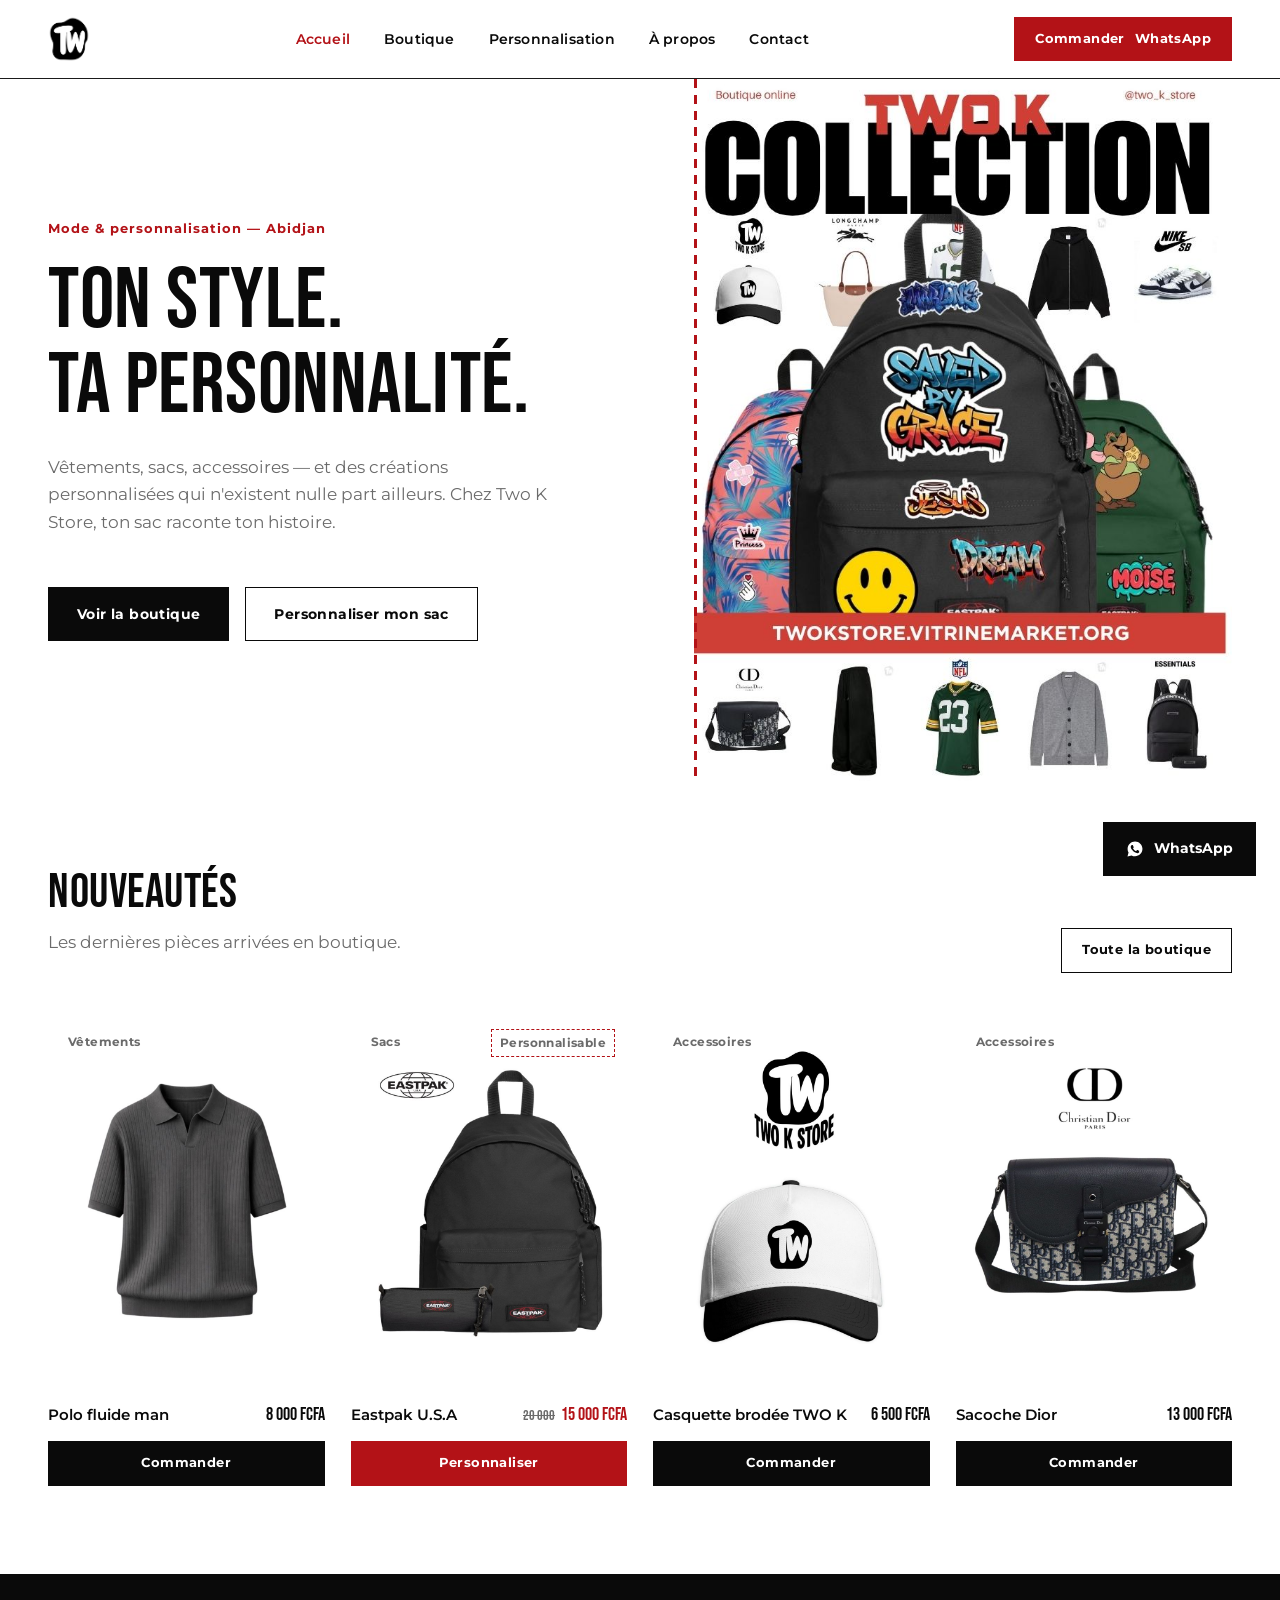
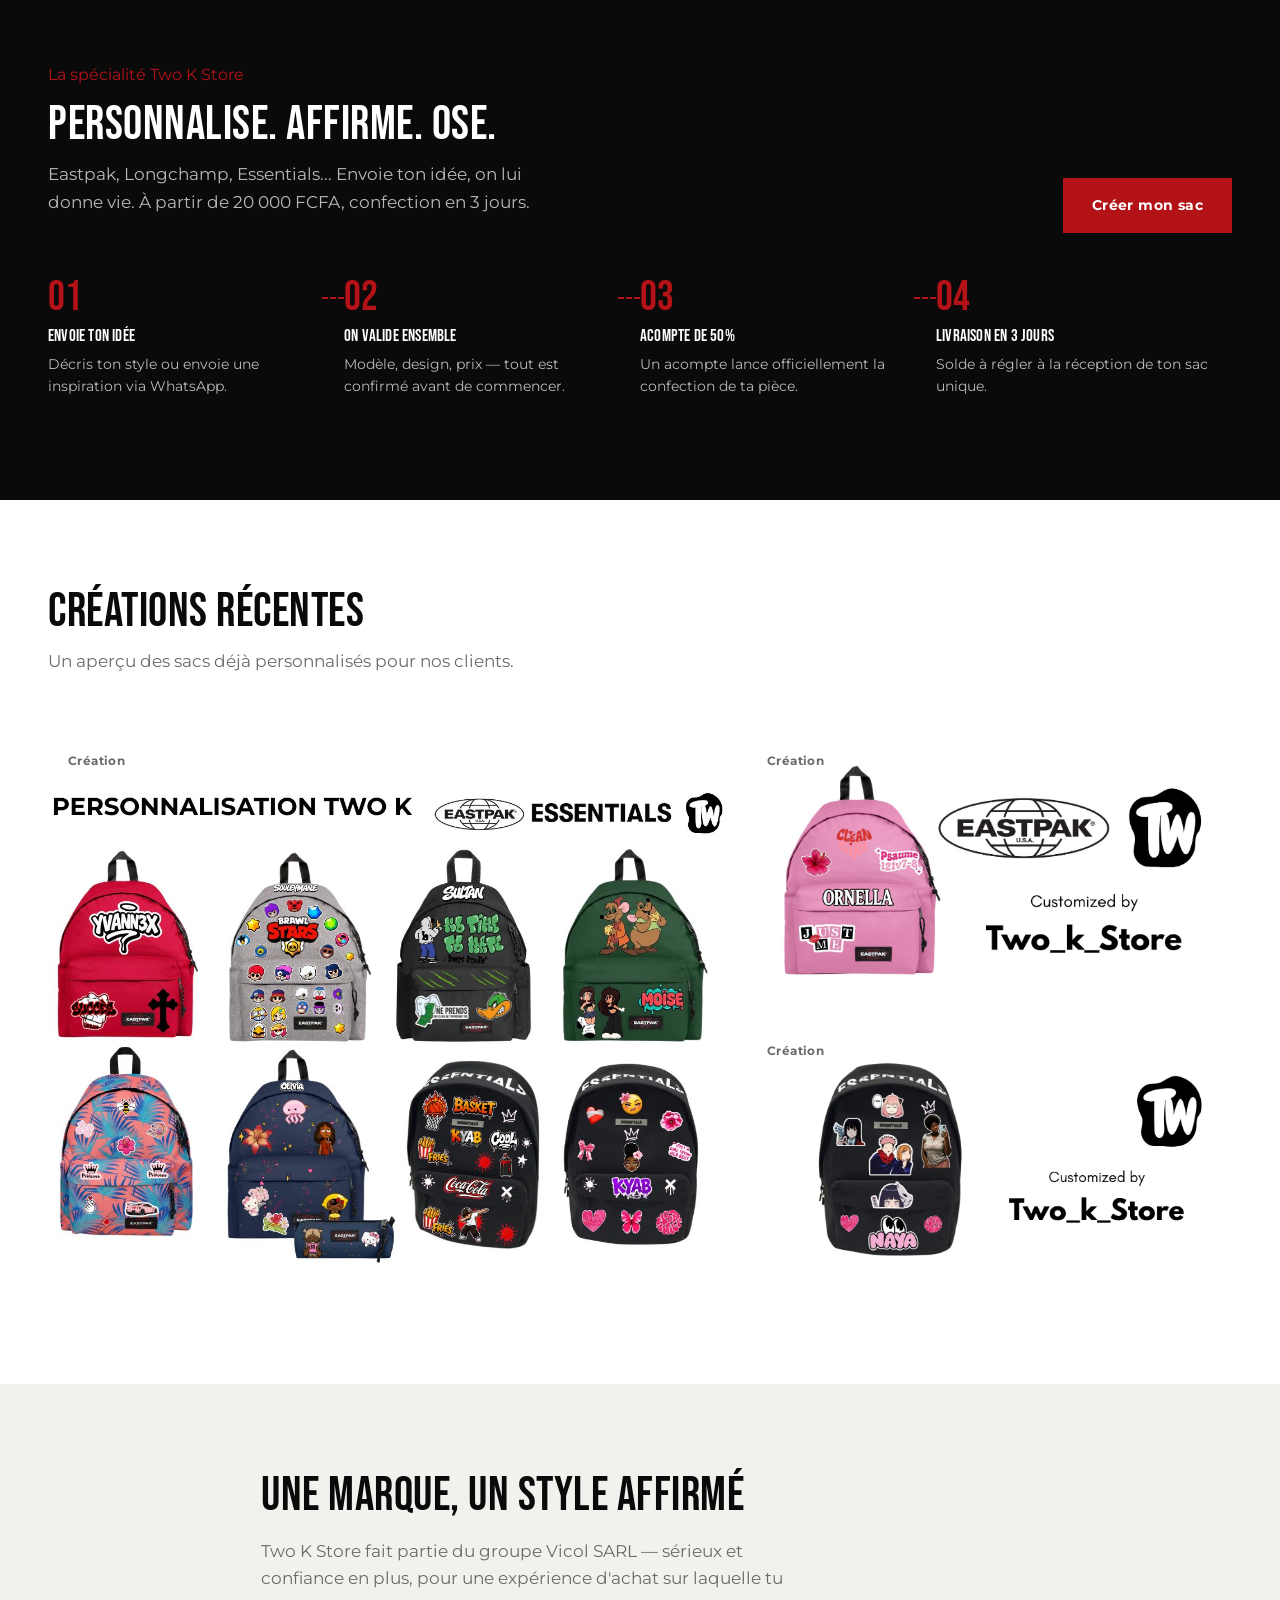
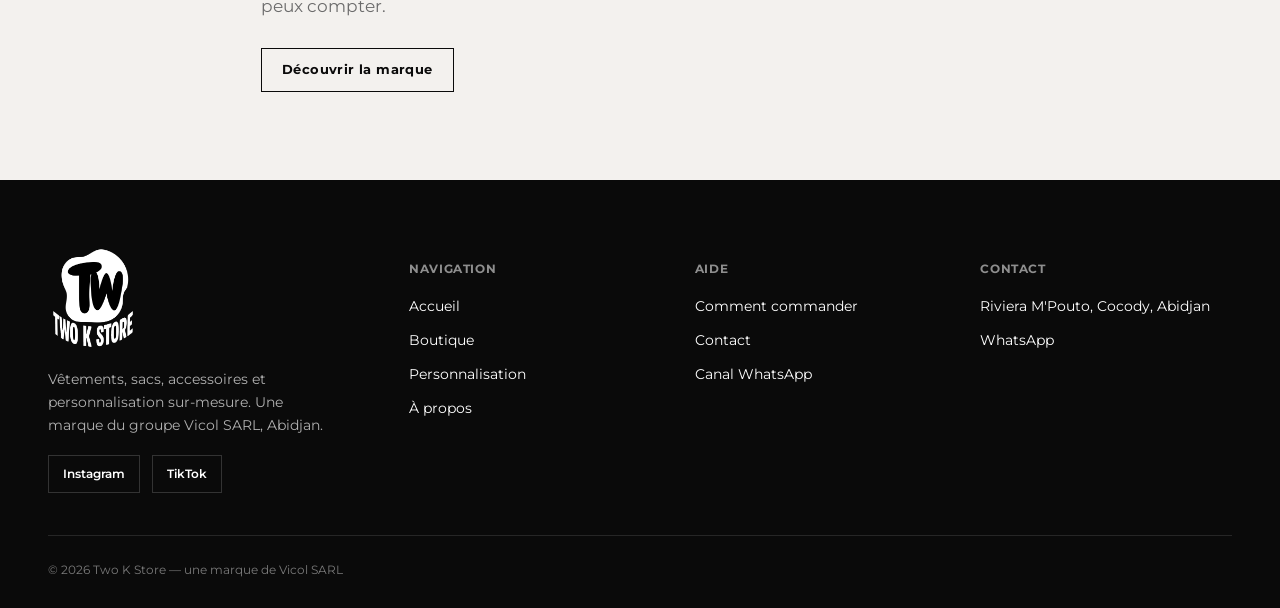
<file: index.html>
<!DOCTYPE html>
<html lang="fr">
<head>
<meta charset="UTF-8">
<meta name="viewport" content="width=device-width, initial-scale=1.0">
<title>Two K Store — Ton style, ta personnalité !</title>
<meta name="description" content="Two K Store : vêtements, sacs et accessoires streetwear à Abidjan. Spécialiste de la personnalisation de sacs Eastpak, Longchamp et Essentials. Commande via WhatsApp.">
<link rel="canonical" href="https://twokstore.vitrinemarket.org/">
<meta property="og:title" content="Two K Store — Ton style, ta personnalité !">
<meta property="og:description" content="Vêtements, sacs, accessoires et personnalisation de sacs sur-mesure à Abidjan.">
<meta property="og:url" content="https://twokstore.vitrinemarket.org/">
<meta property="og:type" content="website">
<link rel="icon" type="image/png" href="assets/icon-light-bg.png">
<link rel="stylesheet" href="css/styles.css">
</head>
<body>

<div class="promo-bar" data-promo-bar></div>

<header class="site-header">
  <div class="wrap">
    <a href="index.html" class="brand">
      <img src="assets/icon-light-bg.png" alt="Two K Store">
    </a>
    <nav class="main-nav" id="main-nav">
      <ul>
        <li><a href="index.html" aria-current="page">Accueil</a></li>
        <li><a href="boutique.html">Boutique</a></li>
        <li><a href="personnalisation.html">Personnalisation</a></li>
        <li><a href="a-propos.html">À propos</a></li>
        <li><a href="contact.html">Contact</a></li>
      </ul>
    </nav>
    <div class="nav-actions">
      <a href="#" class="btn btn-thread btn-sm" data-wa-generic><span class="label">Commander</span> WhatsApp</a>
      <button class="nav-toggle" aria-label="Ouvrir le menu" aria-expanded="false">
        <span></span>
      </button>
    </div>
  </div>
</header>

<main>

  <!-- HERO -->
  <section class="hero">
    <div class="wrap">
      <div class="hero-copy">
        <span class="eyebrow">Mode &amp; personnalisation — Abidjan</span>
        <h1>TON STYLE.<br>TA PERSONNALITÉ.</h1>
        <p class="lede">Vêtements, sacs, accessoires — et des créations personnalisées qui n'existent nulle part ailleurs. Chez Two K Store, ton sac raconte ton histoire.</p>
        <div class="hero-actions">
          <a href="boutique.html" class="btn">Voir la boutique</a>
          <a href="personnalisation.html" class="btn btn-outline">Personnaliser mon sac</a>
        </div>
      </div>
      <div class="hero-visual"><img src="assets/personnalisation/two_k_collection2.jpg" alt="Two K Store"><span class="ph-label"></span></div>
    </div>
  </section>

  <!-- NOUVEAUTÉS -->
  <section class="section">
    <div class="wrap">
      <div class="section-head">
        <div>
          <h2>Nouveautés</h2>
          <p class="lede">Les dernières pièces arrivées en boutique.</p>
        </div>
        <a href="boutique.html" class="btn btn-outline btn-sm">Toute la boutique</a>
      </div>

      <div class="product-grid">
        <article class="product-card">
          <div class="ph"><span class="ph-tag">Vêtements</span><img src="assets/boutique/polo_fluide.jpg" alt="polo_fluide"></div>
          <div class="product-info">
            <span class="product-name">Polo fluide man</span>
            <span class="product-price">8 000 FCFA</span>
          </div>
          <a href="#" class="btn btn-sm btn-block" data-wa-product="Polo fluide man" data-wa-price="8 000 FCFA">Commander</a>
        </article>

        <article class="product-card">
          <div class="ph"><span class="ph-tag">Sacs</span><span class="ph-custom">Personnalisable</span><img src="assets/boutique/eastpak.jpg" alt="eastpak"></div>
          <div class="product-info">
            <span class="product-name">Eastpak U.S.A</span>
            <span class="product-price"><span class="old">20 000</span><span class="new">15 000 FCFA</span></span>
          </div>
          <a href="personnalisation.html" class="btn btn-sm btn-block btn-thread">Personnaliser</a>
        </article>

        <article class="product-card">
          <div class="ph"><span class="ph-tag">Accessoires</span><img src="assets/boutique/casquette_two_k.jpg" alt="casquette_two_k"></div>
          <div class="product-info">
            <span class="product-name">Casquette brodée TWO K</span>
            <span class="product-price">6 500 FCFA</span>
          </div>
          <a href="#" class="btn btn-sm btn-block" data-wa-product="Casquette brodée TW K" data-wa-price="6 500 FCFA">Commander</a>
        </article>

        <article class="product-card">
          <div class="ph"><span class="ph-tag">Accessoires</span><img src="assets/boutique/sacoche_dior.jpg" alt="sacoche_dior"></div>
          <div class="product-info">
            <span class="product-name">Sacoche Dior</span>
            <span class="product-price">13 000 FCFA</span>
          </div>
          <a href="#" class="btn btn-sm btn-block" data-wa-product="Sacoche Dior" data-wa-price="13 000 FCFA">Commander</a>
        </article>
      </div>
    </div>
  </section>

  <!-- PERSONNALISATION — bloc phare -->
  <section class="section section-dark">
    <div class="wrap">
      <div class="section-head">
        <div>
          <span class="eyebrow" style="color:var(--thread)">La spécialité Two K Store</span>
          <h2 style="margin-top:14px;">PERSONNALISE. AFFIRME. OSE.</h2>
          <p class="lede">Eastpak, Longchamp, Essentials... Envoie ton idée, on lui donne vie. À partir de 20 000 FCFA, confection en 3 jours.</p>
        </div>
        <a href="personnalisation.html" class="btn btn-thread">Créer mon sac</a>
      </div>

      <div class="process">
        <div class="process-step">
          <span class="step-num">01</span>
          <h3>Envoie ton idée</h3>
          <p>Décris ton style ou envoie une inspiration via WhatsApp.</p>
        </div>
        <div class="process-step">
          <span class="step-num">02</span>
          <h3>On valide ensemble</h3>
          <p>Modèle, design, prix — tout est confirmé avant de commencer.</p>
        </div>
        <div class="process-step">
          <span class="step-num">03</span>
          <h3>Acompte de 50%</h3>
          <p>Un acompte lance officiellement la confection de ta pièce.</p>
        </div>
        <div class="process-step">
          <span class="step-num">04</span>
          <h3>Livraison en 3 jours</h3>
          <p>Solde à régler à la réception de ton sac unique.</p>
        </div>
      </div>
    </div>
  </section>

  <!-- CRÉATIONS -->
  <section class="section">
    <div class="wrap">
      <div class="section-head">
        <div>
          <h2>Créations récentes</h2>
          <p class="lede">Un aperçu des sacs déjà personnalisés pour nos clients.</p>
        </div>
      </div>
      <div class="gallery-grid">
        <div class="ph"><span class="ph-tag">Création</span><img src="assets/personnalisation/collection_two_k1.jpg" alt="Collection custom"></div>
        <div class="ph"><span class="ph-tag">Création</span><img src="assets/personnalisation/eastpak_custom4.jpg" alt="Eastpak custom"></div>
        <div class="ph"><span class="ph-tag">Création</span><img src="assets/personnalisation/essentials_custom2.jpg" alt="Essentials custom"></div>
      </div>
    </div>
  </section>

  <!-- ABOUT TEASER -->
  <section class="section section-alt">
    <div class="wrap" style="max-width:74ch;">
      <h2>Une marque, un style affirmé</h2>
      <p class="lede" style="margin-top:18px;">Two K Store fait partie du groupe Vicol SARL — sérieux et confiance en plus, pour une expérience d'achat sur laquelle tu peux compter.</p>
      <div style="margin-top:28px;">
        <a href="a-propos.html" class="btn btn-outline btn-sm">Découvrir la marque</a>
      </div>
    </div>
  </section>

</main>

<a href="#" class="wa-float" data-wa-generic>
  <svg width="18" height="18" viewBox="0 0 24 24" fill="currentColor"><path d="M12.04 2C6.58 2 2.13 6.45 2.13 11.91c0 1.75.46 3.39 1.26 4.81L2 22l5.42-1.42a9.9 9.9 0 0 0 4.62 1.15h.01c5.46 0 9.9-4.45 9.9-9.91C21.95 6.45 17.5 2 12.04 2zm5.8 14.13c-.24.68-1.4 1.3-1.94 1.38-.5.08-1.12.11-1.8-.11-.42-.13-.96-.31-1.65-.6-2.9-1.25-4.79-4.17-4.94-4.36-.14-.19-1.18-1.57-1.18-3 0-1.42.75-2.12 1.02-2.41.27-.29.58-.36.78-.36.2 0 .39 0 .56.01.18.01.42-.07.65.5.24.58.82 2 .89 2.15.07.15.12.32.02.5-.09.19-.14.3-.28.46-.14.16-.29.36-.42.48-.14.13-.28.28-.12.55.16.28.71 1.17 1.53 1.9 1.05.94 1.94 1.23 2.21 1.37.28.14.44.12.6-.07.16-.19.68-.79.87-1.06.18-.27.36-.22.6-.13.24.09 1.53.72 1.79.85.26.13.43.19.5.3.06.11.06.63-.18 1.31z"/></svg>
  <span class="label">WhatsApp</span>
</a>

<footer class="site-footer">
  <div class="wrap">
    <div class="footer-grid">
      <div>
        <div class="footer-brand"><img src="assets/logo-full-dark-bg.png" alt="Two K Store"></div>
        <p class="footer-desc">Vêtements, sacs, accessoires et personnalisation sur-mesure. Une marque du groupe Vicol SARL, Abidjan.</p>
        <div class="social-row">
          <a href="https://www.instagram.com/two_k_store" target="_blank" rel="noopener">Instagram</a>
          <a href="https://www.tiktok.com/@two_k_store" target="_blank" rel="noopener">TikTok</a>
        </div>
      </div>
      <div class="footer-col">
        <h4>Navigation</h4>
        <ul>
          <li><a href="index.html">Accueil</a></li>
          <li><a href="boutique.html">Boutique</a></li>
          <li><a href="personnalisation.html">Personnalisation</a></li>
          <li><a href="a-propos.html">À propos</a></li>
        </ul>
      </div>
      <div class="footer-col">
        <h4>Aide</h4>
        <ul>
          <li><a href="commandes.html">Comment commander</a></li>
          <li><a href="contact.html">Contact</a></li>
          <li><a href="#" data-wa-channel>Canal WhatsApp</a></li>
        </ul>
      </div>
      <div class="footer-col">
        <h4>Contact</h4>
        <ul>
          <li>Riviera M'Pouto, Cocody, Abidjan</li>
          <li><a href="#" data-wa-generic>WhatsApp</a></li>
        </ul>
      </div>
    </div>
    <div class="footer-bottom">
      <span>© <span id="year"></span> Two K Store — une marque de Vicol SARL</span>
    </div>
  </div>
</footer>

<script src="js/main.js"></script>
</body>
</html>
</file>
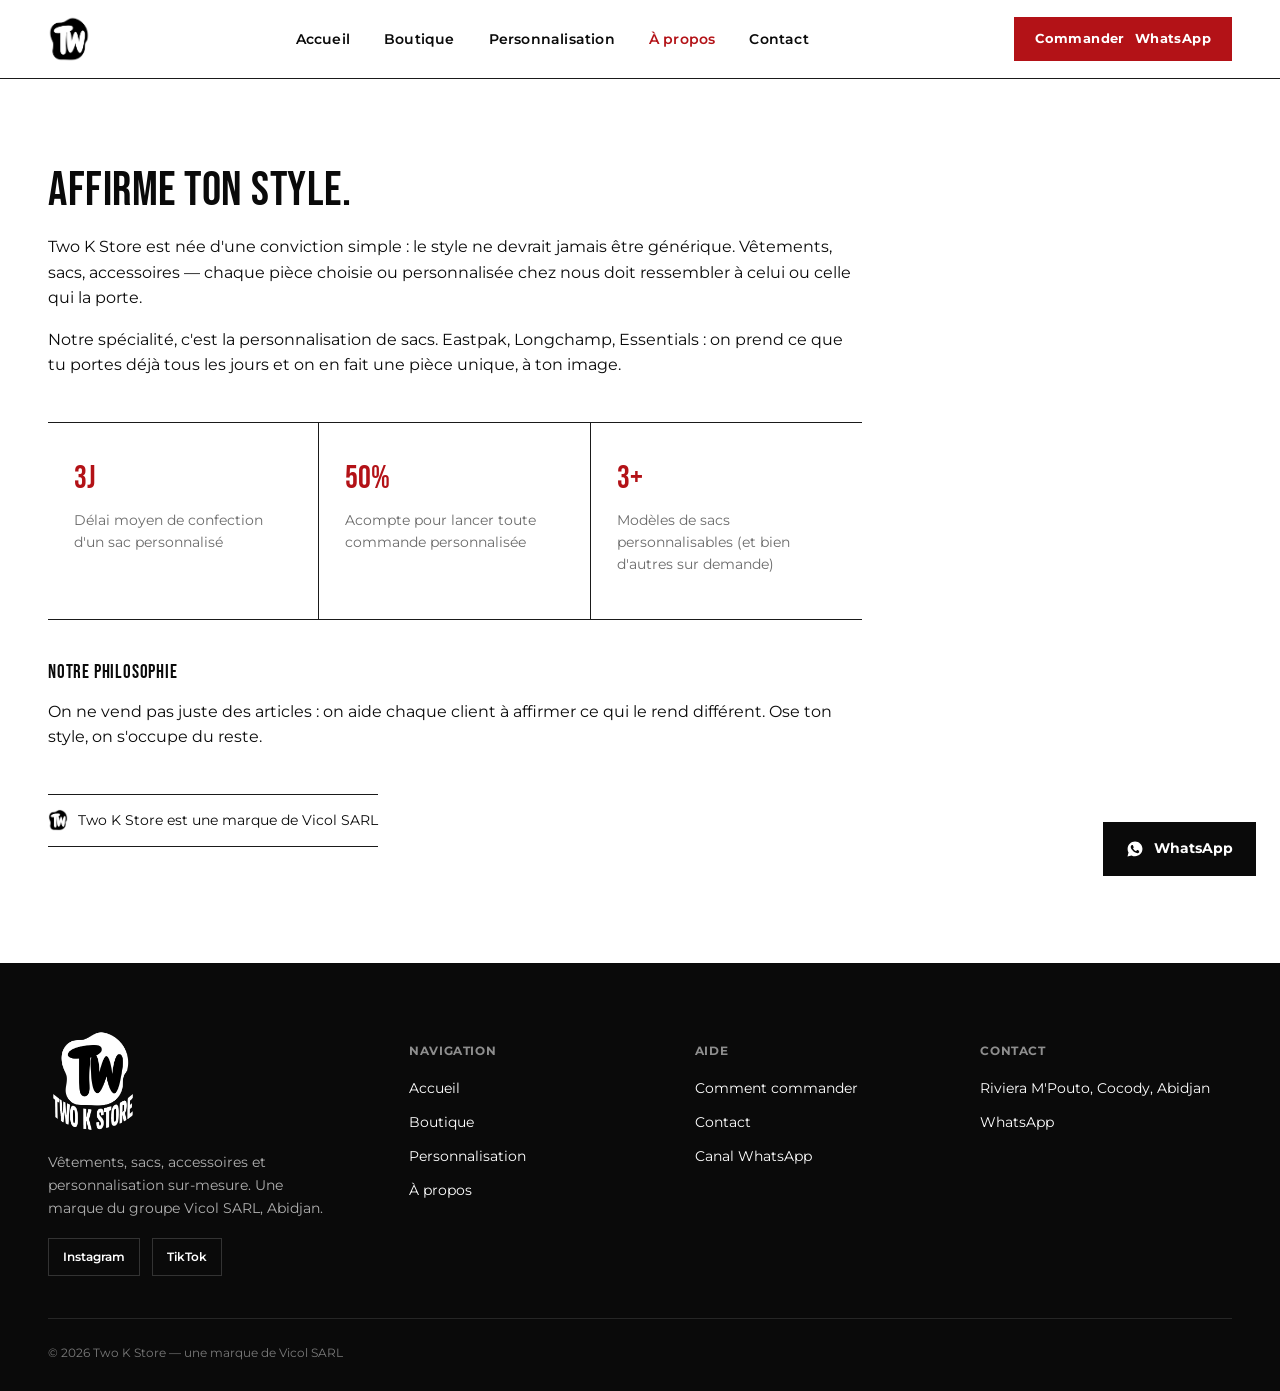
<file: a-propos.html>
<!DOCTYPE html>
<html lang="fr">
<head>
<meta charset="UTF-8">
<meta name="viewport" content="width=device-width, initial-scale=1.0">
<title>À propos — Two K Store</title>
<meta name="description" content="Two K Store, marque de mode streetwear et de personnalisation de sacs du groupe Vicol SARL, à Abidjan.">
<link rel="canonical" href="https://twokstore.vitrinemarket.org/a-propos.html">
<link rel="icon" type="image/png" href="assets/icon-light-bg.png">
<link rel="stylesheet" href="css/styles.css">
</head>
<body>

<div class="promo-bar" data-promo-bar></div>

<header class="site-header">
  <div class="wrap">
    <a href="index.html" class="brand"><img src="assets/icon-light-bg.png" alt="Two K Store"></a>
    <nav class="main-nav" id="main-nav">
      <ul>
        <li><a href="index.html">Accueil</a></li>
        <li><a href="boutique.html">Boutique</a></li>
        <li><a href="personnalisation.html">Personnalisation</a></li>
        <li><a href="a-propos.html" aria-current="page">À propos</a></li>
        <li><a href="contact.html">Contact</a></li>
      </ul>
    </nav>
    <div class="nav-actions">
      <a href="#" class="btn btn-thread btn-sm" data-wa-generic><span class="label">Commander</span> WhatsApp</a>
      <button class="nav-toggle" aria-label="Ouvrir le menu" aria-expanded="false"><span></span></button>
    </div>
  </div>
</header>

<main>
  <section class="section">
    <div class="wrap">
      <div class="content-block">
        <h2>Affirme ton style.</h2>
        <p>Two K Store est née d'une conviction simple : le style ne devrait jamais être générique. Vêtements, sacs, accessoires — chaque pièce choisie ou personnalisée chez nous doit ressembler à celui ou celle qui la porte.</p>
        <p>Notre spécialité, c'est la personnalisation de sacs. Eastpak, Longchamp, Essentials : on prend ce que tu portes déjà tous les jours et on en fait une pièce unique, à ton image.</p>

        <div class="value-strip" style="margin:44px 0;">
          <div><div class="value-num">3j</div><p>Délai moyen de confection d'un sac personnalisé</p></div>
          <div><div class="value-num">50%</div><p>Acompte pour lancer toute commande personnalisée</p></div>
          <div><div class="value-num">3+</div><p>Modèles de sacs personnalisables (et bien d'autres sur demande)</p></div>
        </div>

        <h3>Notre philosophie</h3>
        <p>On ne vend pas juste des articles : on aide chaque client à affirmer ce qui le rend différent. Ose ton style, on s'occupe du reste.</p>

        <span class="badge-parent">
          <img src="assets/icon-light-bg.png" alt="">
          Two K Store est une marque de Vicol SARL
        </span>
      </div>
    </div>
  </section>
</main>

<a href="#" class="wa-float" data-wa-generic>
  <svg width="18" height="18" viewBox="0 0 24 24" fill="currentColor"><path d="M12.04 2C6.58 2 2.13 6.45 2.13 11.91c0 1.75.46 3.39 1.26 4.81L2 22l5.42-1.42a9.9 9.9 0 0 0 4.62 1.15h.01c5.46 0 9.9-4.45 9.9-9.91C21.95 6.45 17.5 2 12.04 2zm5.8 14.13c-.24.68-1.4 1.3-1.94 1.38-.5.08-1.12.11-1.8-.11-.42-.13-.96-.31-1.65-.6-2.9-1.25-4.79-4.17-4.94-4.36-.14-.19-1.18-1.57-1.18-3 0-1.42.75-2.12 1.02-2.41.27-.29.58-.36.78-.36.2 0 .39 0 .56.01.18.01.42-.07.65.5.24.58.82 2 .89 2.15.07.15.12.32.02.5-.09.19-.14.3-.28.46-.14.16-.29.36-.42.48-.14.13-.28.28-.12.55.16.28.71 1.17 1.53 1.9 1.05.94 1.94 1.23 2.21 1.37.28.14.44.12.6-.07.16-.19.68-.79.87-1.06.18-.27.36-.22.6-.13.24.09 1.53.72 1.79.85.26.13.43.19.5.3.06.11.06.63-.18 1.31z"/></svg>
  <span class="label">WhatsApp</span>
</a>

<footer class="site-footer">
  <div class="wrap">
    <div class="footer-grid">
      <div>
        <div class="footer-brand"><img src="assets/logo-full-dark-bg.png" alt="Two K Store"></div>
        <p class="footer-desc">Vêtements, sacs, accessoires et personnalisation sur-mesure. Une marque du groupe Vicol SARL, Abidjan.</p>
        <div class="social-row">
          <a href="https://www.instagram.com/two_k_store" target="_blank" rel="noopener">Instagram</a>
          <a href="https://www.tiktok.com/@two_k_store" target="_blank" rel="noopener">TikTok</a>
        </div>
      </div>
      <div class="footer-col">
        <h4>Navigation</h4>
        <ul>
          <li><a href="index.html">Accueil</a></li>
          <li><a href="boutique.html">Boutique</a></li>
          <li><a href="personnalisation.html">Personnalisation</a></li>
          <li><a href="a-propos.html">À propos</a></li>
        </ul>
      </div>
      <div class="footer-col">
        <h4>Aide</h4>
        <ul>
          <li><a href="commandes.html">Comment commander</a></li>
          <li><a href="contact.html">Contact</a></li>
          <li><a href="#" data-wa-channel>Canal WhatsApp</a></li>
        </ul>
      </div>
      <div class="footer-col">
        <h4>Contact</h4>
        <ul>
          <li>Riviera M'Pouto, Cocody, Abidjan</li>
          <li><a href="#" data-wa-generic>WhatsApp</a></li>
        </ul>
      </div>
    </div>
    <div class="footer-bottom"><span>© <span id="year"></span> Two K Store — une marque de Vicol SARL</span></div>
  </div>
</footer>

<script src="js/main.js"></script>
</body>
</html>
</file>
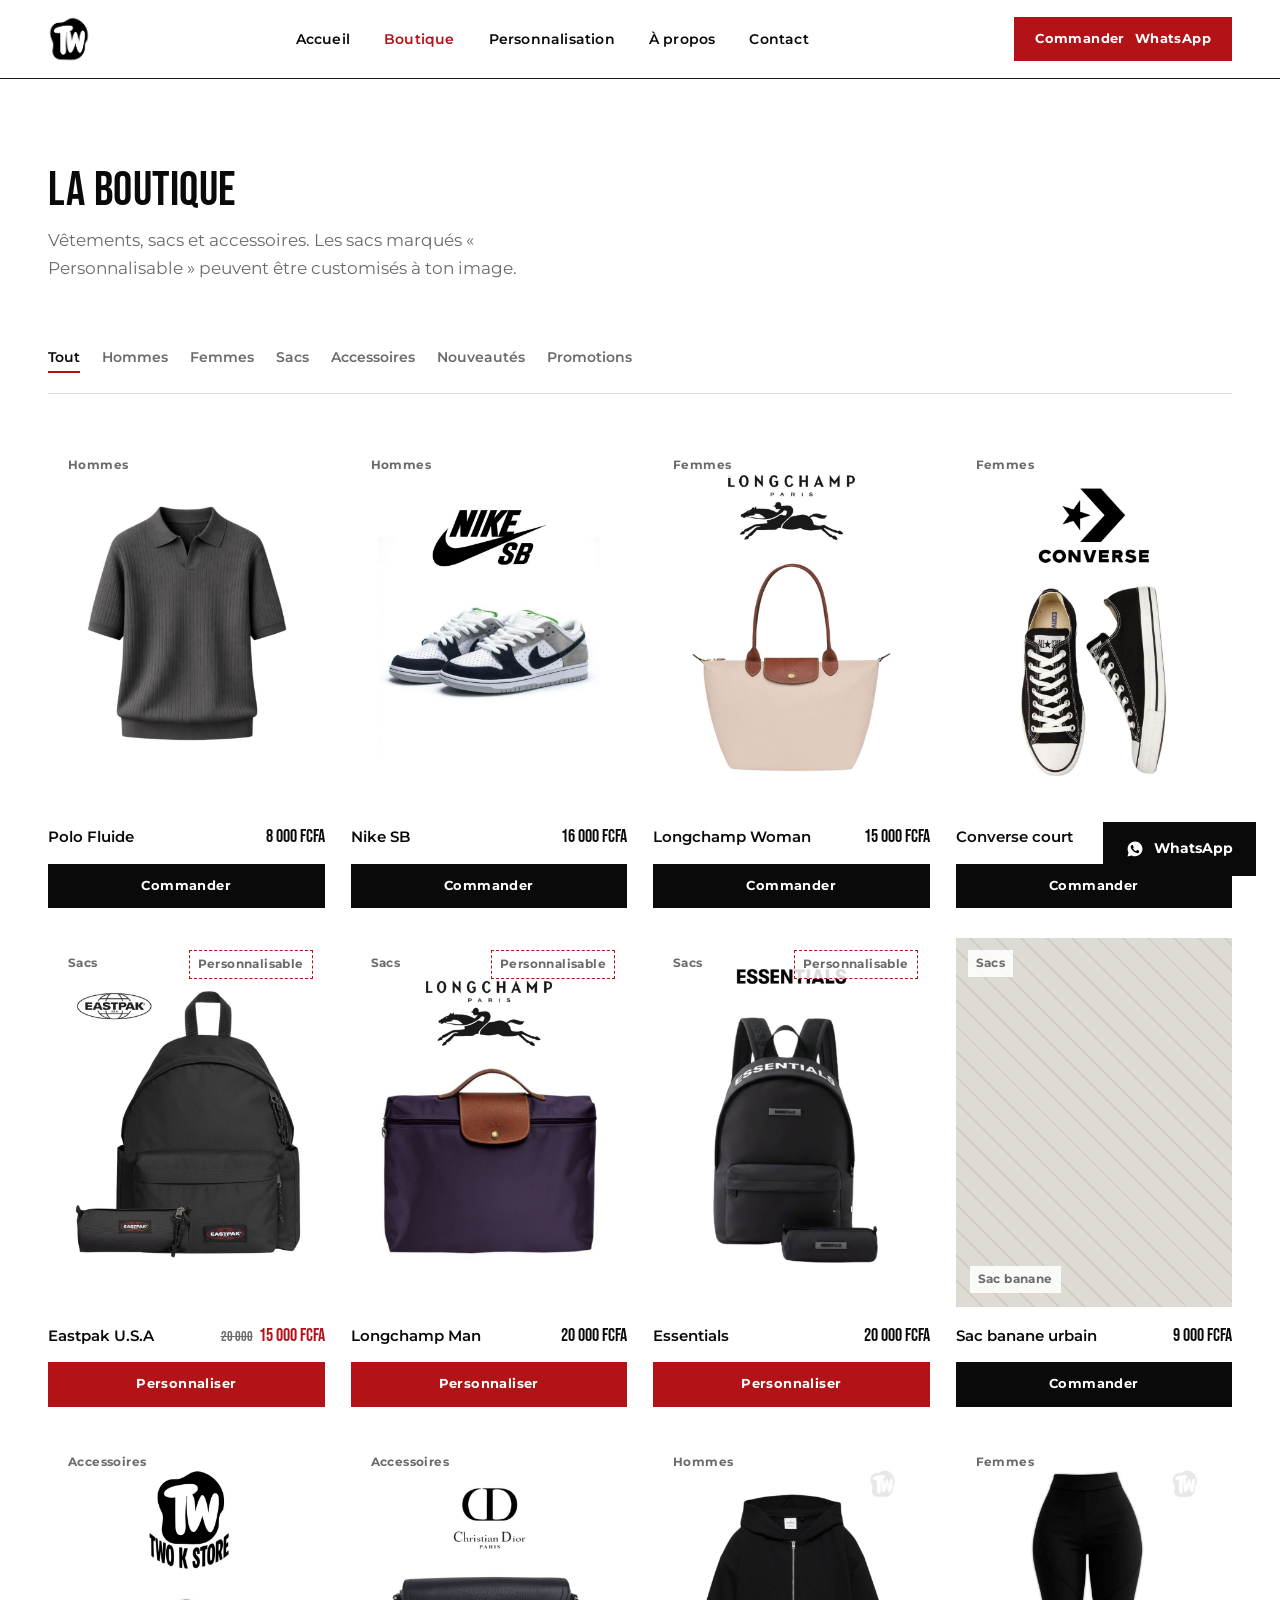
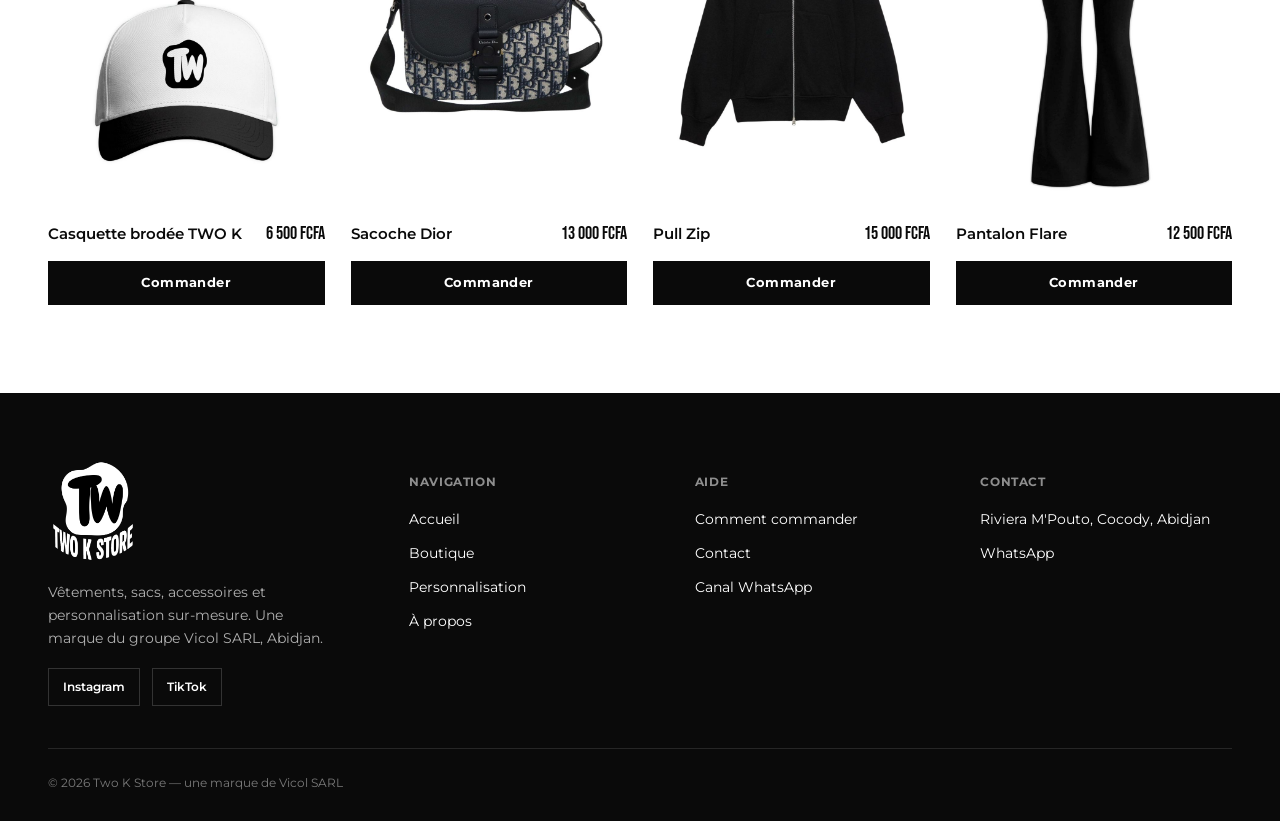
<file: boutique.html>
<!DOCTYPE html>
<html lang="fr">
<head>
<meta charset="UTF-8">
<meta name="viewport" content="width=device-width, initial-scale=1.0">
<title>Boutique — Two K Store</title>
<meta name="description" content="Découvrez le catalogue Two K Store : vêtements homme et femme, sacs, accessoires, nouveautés et promotions. Commande directe via WhatsApp.">
<link rel="canonical" href="https://twokstore.vitrinemarket.org/boutique.html">
<link rel="icon" type="image/png" href="assets/icon-light-bg.png">
<link rel="stylesheet" href="css/styles.css">
</head>
<body>

<div class="promo-bar" data-promo-bar></div>

<header class="site-header">
  <div class="wrap">
    <a href="index.html" class="brand"><img src="assets/icon-light-bg.png" alt="Two K Store"></a>
    <nav class="main-nav" id="main-nav">
      <ul>
        <li><a href="index.html">Accueil</a></li>
        <li><a href="boutique.html" aria-current="page">Boutique</a></li>
        <li><a href="personnalisation.html">Personnalisation</a></li>
        <li><a href="a-propos.html">À propos</a></li>
        <li><a href="contact.html">Contact</a></li>
      </ul>
    </nav>
    <div class="nav-actions">
      <a href="#" class="btn btn-thread btn-sm" data-wa-generic><span class="label">Commander</span> WhatsApp</a>
      <button class="nav-toggle" aria-label="Ouvrir le menu" aria-expanded="false"><span></span></button>
    </div>
  </div>
</header>

<main>
  <section class="section" style="padding-bottom:0;">
    <div class="wrap">
      <div class="section-head">
        <div>
          <h2>La boutique</h2>
          <p class="lede">Vêtements, sacs et accessoires. Les sacs marqués « Personnalisable » peuvent être customisés à ton image.</p>
        </div>
      </div>

      <div class="filter-bar">
        <button class="filter-btn active" data-filter="all">Tout</button>
        <button class="filter-btn" data-filter="hommes">Hommes</button>
        <button class="filter-btn" data-filter="femmes">Femmes</button>
        <button class="filter-btn" data-filter="sacs">Sacs</button>
        <button class="filter-btn" data-filter="accessoires">Accessoires</button>
        <button class="filter-btn" data-filter="nouveautes">Nouveautés</button>
        <button class="filter-btn" data-filter="promotions">Promotions</button>
      </div>
    </div>
  </section>

  <section class="section" style="padding-top:0;">
    <div class="wrap">
      <div class="product-grid">

        <article class="product-card" data-category="hommes">
          <div class="ph"><span class="ph-tag">Hommes</span><img src="assets/boutique/polo_fluide.jpg" alt="polo_fluide"></div>
          <div class="product-info"><span class="product-name">Polo Fluide</span><span class="product-price">8 000 FCFA</span></div>
          <a href="#" class="btn btn-sm btn-block" data-wa-product="polo_fluide" data-wa-price="8 000 FCFA">Commander</a>
        </article>

        <article class="product-card" data-category="hommes">
          <div class="ph"><span class="ph-tag">Hommes</span><img src="assets/boutique/nike_sb.jpg" alt="nike_sb"></div>
          <div class="product-info"><span class="product-name">Nike SB</span><span class="product-price">16 000 FCFA</span></div>
          <a href="#" class="btn btn-sm btn-block" data-wa-product="nike_sb" data-wa-price="16 000 FCFA">Commander</a>
        </article>

        <article class="product-card" data-category="femmes nouveautes">
          <div class="ph"><span class="ph-tag">Femmes</span><img src="assets/boutique/longchamp_woman.jpg" alt="longchamp_woman"></div>
          <div class="product-info"><span class="product-name">Longchamp Woman</span><span class="product-price">15 000 FCFA</span></div>
          <a href="#" class="btn btn-sm btn-block" data-wa-product="longchamp_woman" data-wa-price="15 000 FCFA">Commander</a>
        </article>

        <article class="product-card" data-category="femmes">
          <div class="ph"><span class="ph-tag">Femmes</span><img src="assets/boutique/converse_court.jpg" alt="converse_court"></div>
          <div class="product-info"><span class="product-name">Converse court</span><span class="product-price">5 000 FCFA</span></div>
          <a href="#" class="btn btn-sm btn-block" data-wa-product="Jupe cargo utilitaire" data-wa-price="5 000 FCFA">Commander</a>
        </article>

        <article class="product-card" data-category="sacs promotions">
          <div class="ph"><span class="ph-tag">Sacs</span><span class="ph-custom">Personnalisable</span><img src="assets/boutique/eastpak.jpg" alt="eastpak"></div>
          <div class="product-info"><span class="product-name">Eastpak U.S.A</span><span class="product-price"><span class="old">20 000</span><span class="new">15 000 FCFA</span></span></div>
          <a href="personnalisation.html" class="btn btn-sm btn-block btn-thread">Personnaliser</a>
        </article>

        <article class="product-card" data-category="sacs">
          <div class="ph"><span class="ph-tag">Sacs</span><span class="ph-custom">Personnalisable</span><img src="assets/boutique/longchamp_man.jpg" alt="longchamp_man"></div>
          <div class="product-info"><span class="product-name">Longchamp Man</span><span class="product-price">20 000 FCFA</span></div>
          <a href="personnalisation.html" class="btn btn-sm btn-block btn-thread">Personnaliser</a>
        </article>

        <article class="product-card" data-category="sacs">
          <div class="ph"><span class="ph-tag">Sacs</span><span class="ph-custom">Personnalisable</span><img src="assets/boutique/essentials.jpg" alt="essentials"></div>
          <div class="product-info"><span class="product-name">Essentials</span><span class="product-price">20 000 FCFA</span></div>
          <a href="personnalisation.html" class="btn btn-sm btn-block btn-thread">Personnaliser</a>
        </article>

        <article class="product-card" data-category="sacs">
          <div class="ph"><span class="ph-tag">Sacs</span><span>Sac banane</span></div>
          <div class="product-info"><span class="product-name">Sac banane urbain</span><span class="product-price">9 000 FCFA</span></div>
          <a href="#" class="btn btn-sm btn-block" data-wa-product="Sac banane urbain" data-wa-price="9 000 FCFA">Commander</a>
        </article>

        <article class="product-card" data-category="accessoires nouveautes">
          <div class="ph"><span class="ph-tag">Accessoires</span><img src="assets/boutique/casquette_two_k.jpg" alt="casquette_two_k"></div>
          <div class="product-info"><span class="product-name">Casquette brodée TWO K</span><span class="product-price">6 500 FCFA</span></div>
          <a href="#" class="btn btn-sm btn-block" data-wa-product="Casquette brodée TWO K" data-wa-price="6 500 FCFA">Commander</a>
        </article>

        <article class="product-card" data-category="accessoires">
          <div class="ph"><span class="ph-tag">Accessoires</span><img src="assets/boutique/sacoche_dior.jpg" alt="sacoche_dior"></div>
          <div class="product-info"><span class="product-name">Sacoche Dior</span><span class="product-price">13 000 FCFA</span></div>
          <a href="#" class="btn btn-sm btn-block" data-wa-product="Sacoche Dior" data-wa-price="13 000 FCFA">Commander</a>
        </article>

        <article class="product-card" data-category="hommes nouveautes">
          <div class="ph"><span class="ph-tag">Hommes</span><img src="assets/boutique/pull_zip.jpg" alt="pull_zip"></div>
          <div class="product-info"><span class="product-name">Pull Zip</span><span class="product-price">15 000 FCFA</span></div>
          <a href="#" class="btn btn-sm btn-block" data-wa-product="Pull Zip" data-wa-price="15 000 FCFA">Commander</a>
        </article>

        <article class="product-card" data-category="femmes">
          <div class="ph"><span class="ph-tag">Femmes</span><img src="assets/boutique/pantalon_flare.jpg" alt="pantalon_flare"></div>
          <div class="product-info"><span class="product-name">Pantalon Flare</span><span class="product-price">12 500 FCFA</span></div>
          <a href="#" class="btn btn-sm btn-block" data-wa-product="Pantalon Flare" data-wa-price="12 500 FCFA">Commander</a>
        </article>

      </div>
    </div>
  </section>
</main>

<a href="#" class="wa-float" data-wa-generic>
  <svg width="18" height="18" viewBox="0 0 24 24" fill="currentColor"><path d="M12.04 2C6.58 2 2.13 6.45 2.13 11.91c0 1.75.46 3.39 1.26 4.81L2 22l5.42-1.42a9.9 9.9 0 0 0 4.62 1.15h.01c5.46 0 9.9-4.45 9.9-9.91C21.95 6.45 17.5 2 12.04 2zm5.8 14.13c-.24.68-1.4 1.3-1.94 1.38-.5.08-1.12.11-1.8-.11-.42-.13-.96-.31-1.65-.6-2.9-1.25-4.79-4.17-4.94-4.36-.14-.19-1.18-1.57-1.18-3 0-1.42.75-2.12 1.02-2.41.27-.29.58-.36.78-.36.2 0 .39 0 .56.01.18.01.42-.07.65.5.24.58.82 2 .89 2.15.07.15.12.32.02.5-.09.19-.14.3-.28.46-.14.16-.29.36-.42.48-.14.13-.28.28-.12.55.16.28.71 1.17 1.53 1.9 1.05.94 1.94 1.23 2.21 1.37.28.14.44.12.6-.07.16-.19.68-.79.87-1.06.18-.27.36-.22.6-.13.24.09 1.53.72 1.79.85.26.13.43.19.5.3.06.11.06.63-.18 1.31z"/></svg>
  <span class="label">WhatsApp</span>
</a>

<footer class="site-footer">
  <div class="wrap">
    <div class="footer-grid">
      <div>
        <div class="footer-brand"><img src="assets/logo-full-dark-bg.png" alt="Two K Store"></div>
        <p class="footer-desc">Vêtements, sacs, accessoires et personnalisation sur-mesure. Une marque du groupe Vicol SARL, Abidjan.</p>
        <div class="social-row">
          <a href="https://www.instagram.com/two_k_store" target="_blank" rel="noopener">Instagram</a>
          <a href="https://www.tiktok.com/@two_k_store" target="_blank" rel="noopener">TikTok</a>
        </div>
      </div>
      <div class="footer-col">
        <h4>Navigation</h4>
        <ul>
          <li><a href="index.html">Accueil</a></li>
          <li><a href="boutique.html">Boutique</a></li>
          <li><a href="personnalisation.html">Personnalisation</a></li>
          <li><a href="a-propos.html">À propos</a></li>
        </ul>
      </div>
      <div class="footer-col">
        <h4>Aide</h4>
        <ul>
          <li><a href="commandes.html">Comment commander</a></li>
          <li><a href="contact.html">Contact</a></li>
          <li><a href="#" data-wa-channel>Canal WhatsApp</a></li>
        </ul>
      </div>
      <div class="footer-col">
        <h4>Contact</h4>
        <ul>
          <li>Riviera M'Pouto, Cocody, Abidjan</li>
          <li><a href="#" data-wa-generic>WhatsApp</a></li>
        </ul>
      </div>
    </div>
    <div class="footer-bottom"><span>© <span id="year"></span> Two K Store — une marque de Vicol SARL</span></div>
  </div>
</footer>

<script src="js/main.js"></script>
</body>
</html>
</file>
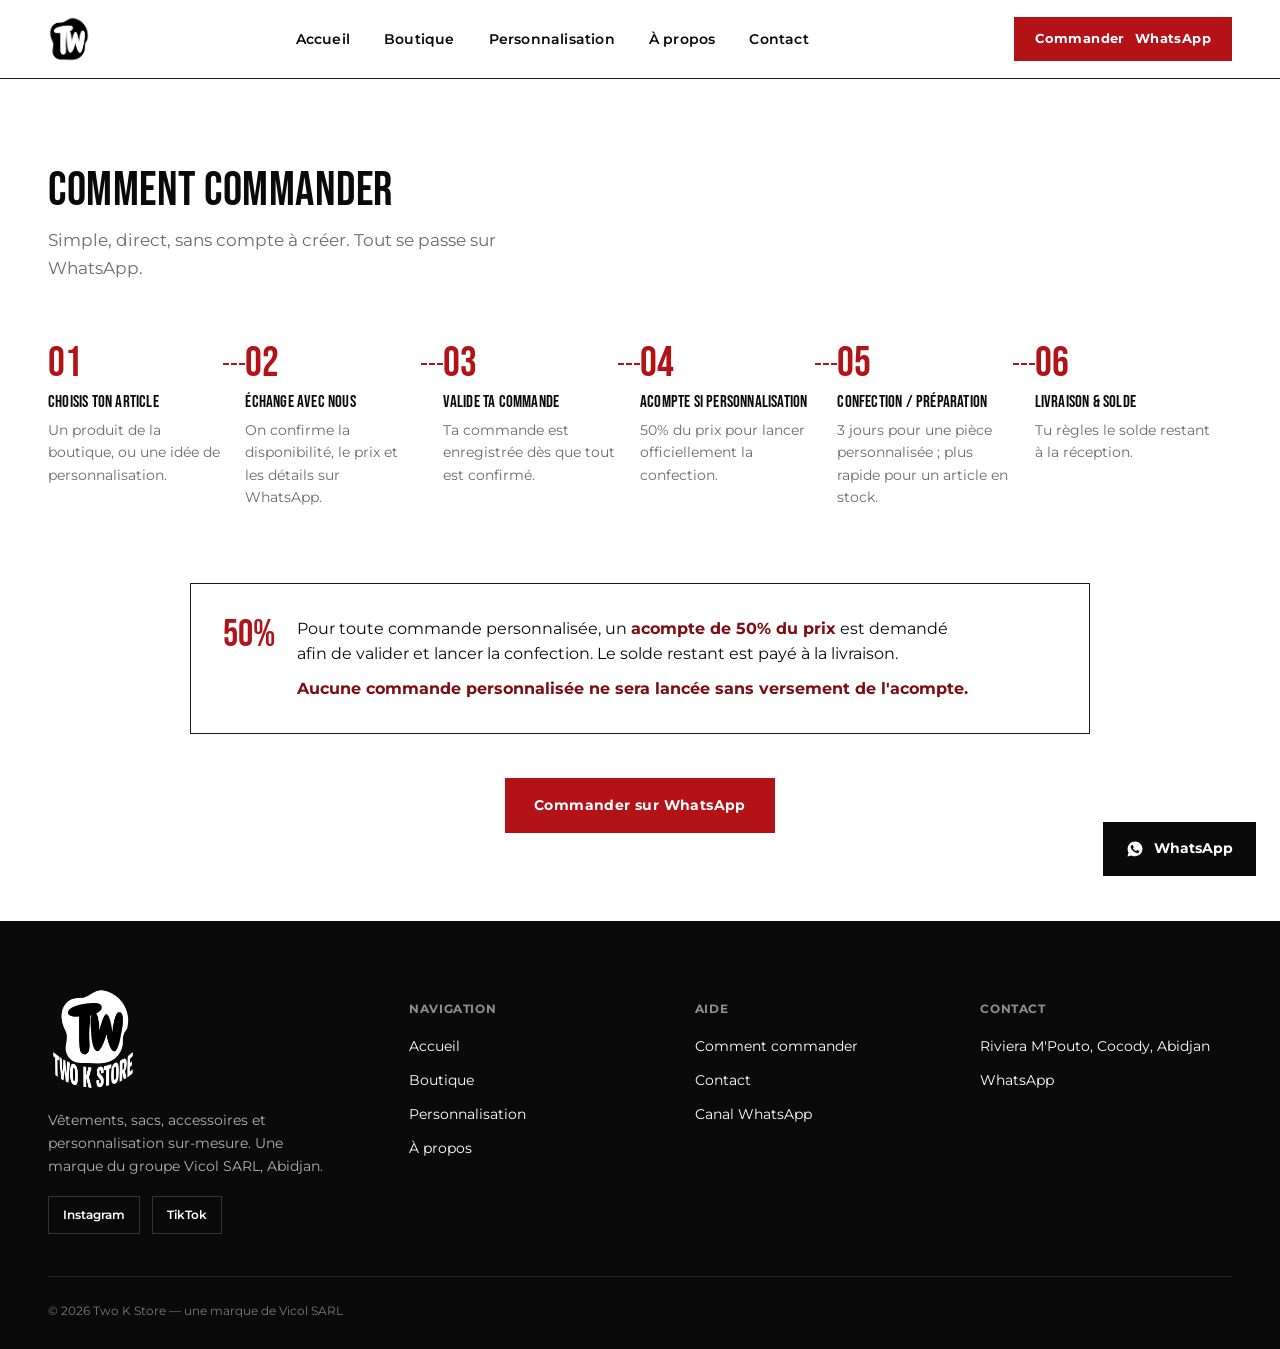
<file: commandes.html>
<!DOCTYPE html>
<html lang="fr">
<head>
<meta charset="UTF-8">
<meta name="viewport" content="width=device-width, initial-scale=1.0">
<title>Comment commander — Two K Store</title>
<meta name="description" content="Comment passer commande chez Two K Store : choix de l'article, échange WhatsApp, acompte de 50% pour les personnalisations, livraison à Abidjan.">
<link rel="canonical" href="https://twokstore.vitrinemarket.org/commandes.html">
<link rel="icon" type="image/png" href="assets/icon-light-bg.png">
<link rel="stylesheet" href="css/styles.css">
</head>
<body>

<div class="promo-bar" data-promo-bar></div>

<header class="site-header">
  <div class="wrap">
    <a href="index.html" class="brand"><img src="assets/icon-light-bg.png" alt="Two K Store"></a>
    <nav class="main-nav" id="main-nav">
      <ul>
        <li><a href="index.html">Accueil</a></li>
        <li><a href="boutique.html">Boutique</a></li>
        <li><a href="personnalisation.html">Personnalisation</a></li>
        <li><a href="a-propos.html">À propos</a></li>
        <li><a href="contact.html">Contact</a></li>
      </ul>
    </nav>
    <div class="nav-actions">
      <a href="#" class="btn btn-thread btn-sm" data-wa-generic><span class="label">Commander</span> WhatsApp</a>
      <button class="nav-toggle" aria-label="Ouvrir le menu" aria-expanded="false"><span></span></button>
    </div>
  </div>
</header>

<main>
  <section class="section">
    <div class="wrap">
      <div class="section-head">
        <div>
          <h2>Comment commander</h2>
          <p class="lede">Simple, direct, sans compte à créer. Tout se passe sur WhatsApp.</p>
        </div>
      </div>

      <div class="process">
        <div class="process-step">
          <span class="step-num">01</span>
          <h3>Choisis ton article</h3>
          <p>Un produit de la boutique, ou une idée de personnalisation.</p>
        </div>
        <div class="process-step">
          <span class="step-num">02</span>
          <h3>Échange avec nous</h3>
          <p>On confirme la disponibilité, le prix et les détails sur WhatsApp.</p>
        </div>
        <div class="process-step">
          <span class="step-num">03</span>
          <h3>Valide ta commande</h3>
          <p>Ta commande est enregistrée dès que tout est confirmé.</p>
        </div>
        <div class="process-step">
          <span class="step-num">04</span>
          <h3>Acompte si personnalisation</h3>
          <p>50% du prix pour lancer officiellement la confection.</p>
        </div>
        <div class="process-step">
          <span class="step-num">05</span>
          <h3>Confection / préparation</h3>
          <p>3 jours pour une pièce personnalisée ; plus rapide pour un article en stock.</p>
        </div>
        <div class="process-step">
          <span class="step-num">06</span>
          <h3>Livraison &amp; solde</h3>
          <p>Tu règles le solde restant à la réception.</p>
        </div>
      </div>

      <div class="wrap" style="padding:0; max-width:900px; margin-top:60px;">
        <div class="policy-box">
          <span class="mark">50%</span>
          <div>
            <p>Pour toute commande personnalisée, un <strong>acompte de 50% du prix</strong> est demandé afin de valider et lancer la confection. Le solde restant est payé à la livraison.</p>
            <p><strong>Aucune commande personnalisée ne sera lancée sans versement de l'acompte.</strong></p>
          </div>
        </div>
      </div>

      <div style="text-align:center; margin-top:44px;">
        <a href="#" class="btn btn-thread" data-wa-generic>Commander sur WhatsApp</a>
      </div>
    </div>
  </section>
</main>

<a href="#" class="wa-float" data-wa-generic>
  <svg width="18" height="18" viewBox="0 0 24 24" fill="currentColor"><path d="M12.04 2C6.58 2 2.13 6.45 2.13 11.91c0 1.75.46 3.39 1.26 4.81L2 22l5.42-1.42a9.9 9.9 0 0 0 4.62 1.15h.01c5.46 0 9.9-4.45 9.9-9.91C21.95 6.45 17.5 2 12.04 2zm5.8 14.13c-.24.68-1.4 1.3-1.94 1.38-.5.08-1.12.11-1.8-.11-.42-.13-.96-.31-1.65-.6-2.9-1.25-4.79-4.17-4.94-4.36-.14-.19-1.18-1.57-1.18-3 0-1.42.75-2.12 1.02-2.41.27-.29.58-.36.78-.36.2 0 .39 0 .56.01.18.01.42-.07.65.5.24.58.82 2 .89 2.15.07.15.12.32.02.5-.09.19-.14.3-.28.46-.14.16-.29.36-.42.48-.14.13-.28.28-.12.55.16.28.71 1.17 1.53 1.9 1.05.94 1.94 1.23 2.21 1.37.28.14.44.12.6-.07.16-.19.68-.79.87-1.06.18-.27.36-.22.6-.13.24.09 1.53.72 1.79.85.26.13.43.19.5.3.06.11.06.63-.18 1.31z"/></svg>
  <span class="label">WhatsApp</span>
</a>

<footer class="site-footer">
  <div class="wrap">
    <div class="footer-grid">
      <div>
        <div class="footer-brand"><img src="assets/logo-full-dark-bg.png" alt="Two K Store"></div>
        <p class="footer-desc">Vêtements, sacs, accessoires et personnalisation sur-mesure. Une marque du groupe Vicol SARL, Abidjan.</p>
        <div class="social-row">
          <a href="https://www.instagram.com/two_k_store" target="_blank" rel="noopener">Instagram</a>
          <a href="https://www.tiktok.com/@two_k_store" target="_blank" rel="noopener">TikTok</a>
        </div>
      </div>
      <div class="footer-col">
        <h4>Navigation</h4>
        <ul>
          <li><a href="index.html">Accueil</a></li>
          <li><a href="boutique.html">Boutique</a></li>
          <li><a href="personnalisation.html">Personnalisation</a></li>
          <li><a href="a-propos.html">À propos</a></li>
        </ul>
      </div>
      <div class="footer-col">
        <h4>Aide</h4>
        <ul>
          <li><a href="commandes.html">Comment commander</a></li>
          <li><a href="contact.html">Contact</a></li>
          <li><a href="#" data-wa-channel>Canal WhatsApp</a></li>
        </ul>
      </div>
      <div class="footer-col">
        <h4>Contact</h4>
        <ul>
          <li>Riviera M'Pouto, Cocody, Abidjan</li>
          <li><a href="#" data-wa-generic>WhatsApp</a></li>
        </ul>
      </div>
    </div>
    <div class="footer-bottom"><span>© <span id="year"></span> Two K Store — une marque de Vicol SARL</span></div>
  </div>
</footer>

<script src="js/main.js"></script>
</body>
</html>
</file>
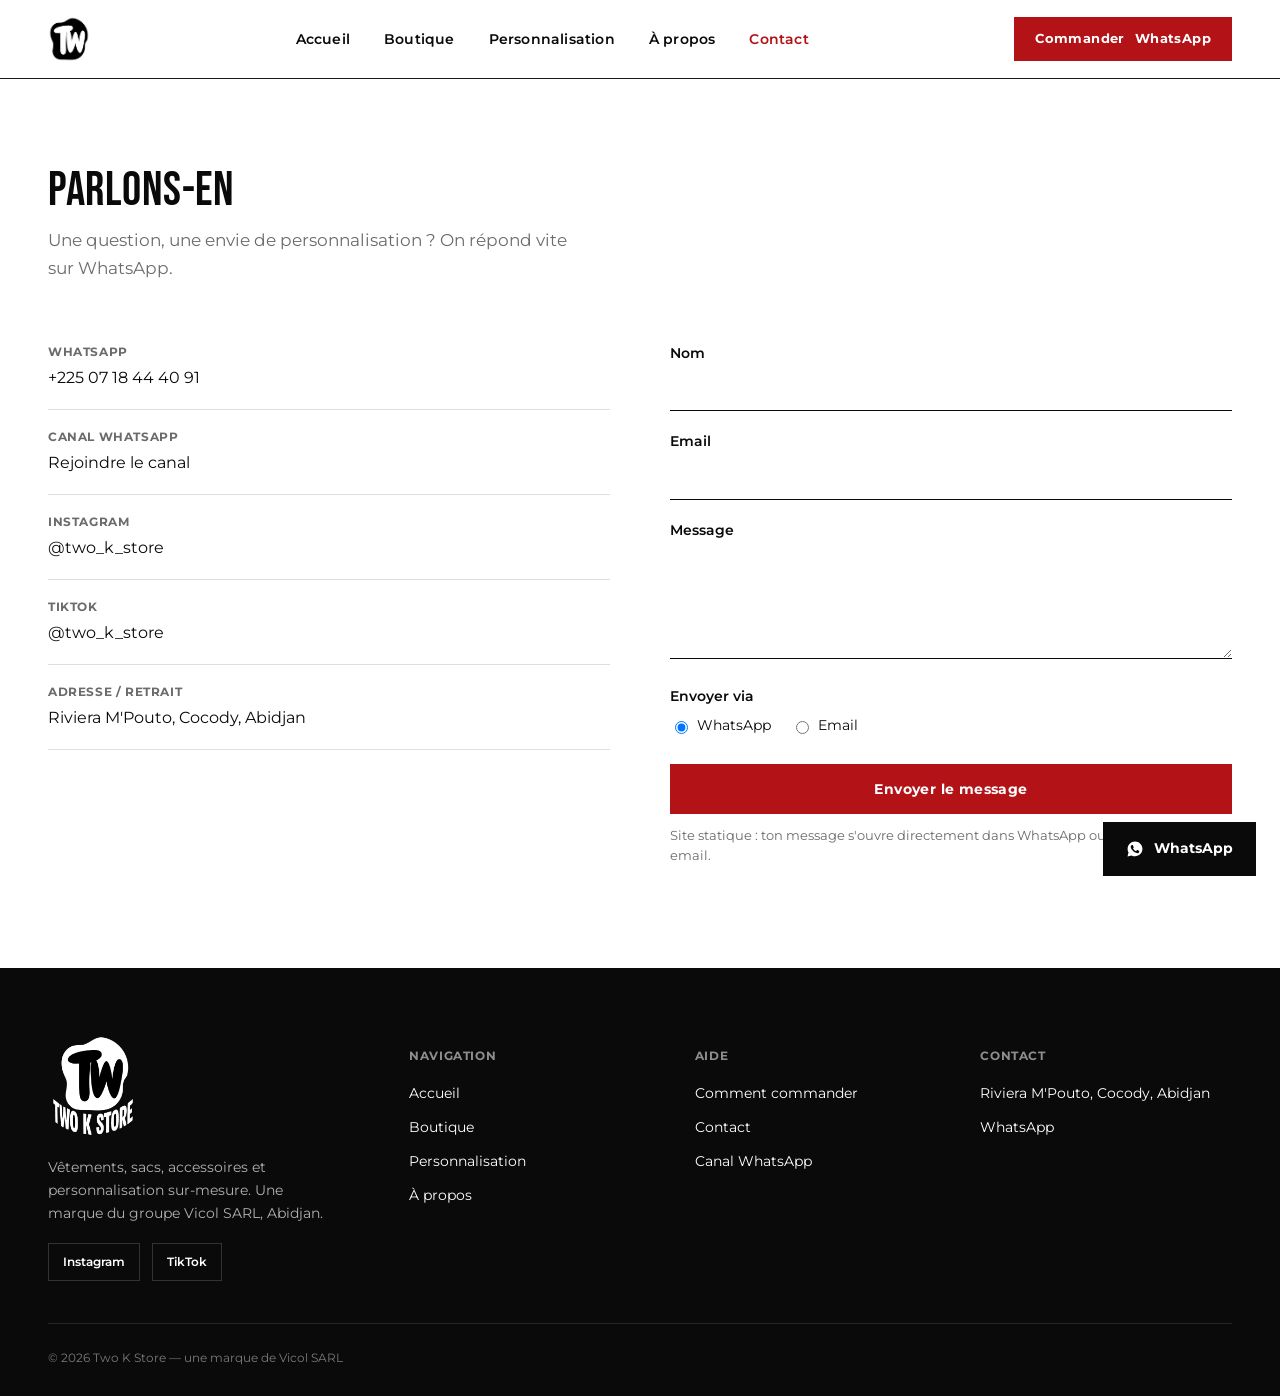
<file: contact.html>
<!DOCTYPE html>
<html lang="fr">
<head>
<meta charset="UTF-8">
<meta name="viewport" content="width=device-width, initial-scale=1.0">
<title>Contact — Two K Store</title>
<meta name="description" content="Contacte Two K Store via WhatsApp, Instagram, TikTok ou passe à Cocody, Abidjan.">
<link rel="canonical" href="https://twokstore.vitrinemarket.org/contact.html">
<link rel="icon" type="image/png" href="assets/icon-light-bg.png">
<link rel="stylesheet" href="css/styles.css">
</head>
<body>

<div class="promo-bar" data-promo-bar></div>

<header class="site-header">
  <div class="wrap">
    <a href="index.html" class="brand"><img src="assets/icon-light-bg.png" alt="Two K Store"></a>
    <nav class="main-nav" id="main-nav">
      <ul>
        <li><a href="index.html">Accueil</a></li>
        <li><a href="boutique.html">Boutique</a></li>
        <li><a href="personnalisation.html">Personnalisation</a></li>
        <li><a href="a-propos.html">À propos</a></li>
        <li><a href="contact.html" aria-current="page">Contact</a></li>
      </ul>
    </nav>
    <div class="nav-actions">
      <a href="#" class="btn btn-thread btn-sm" data-wa-generic><span class="label">Commander</span> WhatsApp</a>
      <button class="nav-toggle" aria-label="Ouvrir le menu" aria-expanded="false"><span></span></button>
    </div>
  </div>
</header>

<main>
  <section class="section">
    <div class="wrap">
      <div class="section-head">
        <div>
          <h2>Parlons-en</h2>
          <p class="lede">Une question, une envie de personnalisation ? On répond vite sur WhatsApp.</p>
        </div>
      </div>

      <div class="contact-grid">
        <div>
          <ul class="info-list">
            <li><strong>WhatsApp</strong><a href="#" data-wa-generic>+225 07 18 44 40 91</a></li>
            <li><strong>Canal WhatsApp</strong><a href="#" data-wa-channel>Rejoindre le canal</a></li>
            <li><strong>Instagram</strong><a href="https://www.instagram.com/two_k_store" target="_blank" rel="noopener">@two_k_store</a></li>
            <li><strong>TikTok</strong><a href="https://www.tiktok.com/@two_k_store" target="_blank" rel="noopener">@two_k_store</a></li>
            <li><strong>Adresse / retrait</strong><a href="https://maps.app.goo.gl/8EFfjEdKd1P1JM2g7" target="_blank" rel="noopener">Riviera M'Pouto, Cocody, Abidjan</a></li>
          </ul>
        </div>

        <div>
          <form id="contact-form">
            <div class="form-field">
              <label for="name">Nom</label>
              <input type="text" id="name" name="name" required>
            </div>
            <div class="form-field">
              <label for="email">Email</label>
              <input type="email" id="email" name="email" required>
            </div>
            <div class="form-field">
              <label for="message">Message</label>
              <textarea id="message" name="message" required></textarea>
            </div>
            <div class="form-field">
              <label>Envoyer via</label>
              <label style="font-weight:400; display:inline-flex; align-items:center; gap:6px; margin-right:16px;">
                <input type="radio" name="contact-method" value="whatsapp" checked style="width:auto;"> WhatsApp
              </label>
              <label style="font-weight:400; display:inline-flex; align-items:center; gap:6px;">
                <input type="radio" name="contact-method" value="email" style="width:auto;"> Email
              </label>
            </div>
            <button type="submit" class="btn btn-thread btn-block">Envoyer le message</button>
            <p class="form-note">Site statique : ton message s'ouvre directement dans WhatsApp ou ta messagerie email.</p>
          </form>
        </div>
      </div>
    </div>
  </section>
</main>

<a href="#" class="wa-float" data-wa-generic>
  <svg width="18" height="18" viewBox="0 0 24 24" fill="currentColor"><path d="M12.04 2C6.58 2 2.13 6.45 2.13 11.91c0 1.75.46 3.39 1.26 4.81L2 22l5.42-1.42a9.9 9.9 0 0 0 4.62 1.15h.01c5.46 0 9.9-4.45 9.9-9.91C21.95 6.45 17.5 2 12.04 2zm5.8 14.13c-.24.68-1.4 1.3-1.94 1.38-.5.08-1.12.11-1.8-.11-.42-.13-.96-.31-1.65-.6-2.9-1.25-4.79-4.17-4.94-4.36-.14-.19-1.18-1.57-1.18-3 0-1.42.75-2.12 1.02-2.41.27-.29.58-.36.78-.36.2 0 .39 0 .56.01.18.01.42-.07.65.5.24.58.82 2 .89 2.15.07.15.12.32.02.5-.09.19-.14.3-.28.46-.14.16-.29.36-.42.48-.14.13-.28.28-.12.55.16.28.71 1.17 1.53 1.9 1.05.94 1.94 1.23 2.21 1.37.28.14.44.12.6-.07.16-.19.68-.79.87-1.06.18-.27.36-.22.6-.13.24.09 1.53.72 1.79.85.26.13.43.19.5.3.06.11.06.63-.18 1.31z"/></svg>
  <span class="label">WhatsApp</span>
</a>

<footer class="site-footer">
  <div class="wrap">
    <div class="footer-grid">
      <div>
        <div class="footer-brand"><img src="assets/logo-full-dark-bg.png" alt="Two K Store"></div>
        <p class="footer-desc">Vêtements, sacs, accessoires et personnalisation sur-mesure. Une marque du groupe Vicol SARL, Abidjan.</p>
        <div class="social-row">
          <a href="https://www.instagram.com/two_k_store" target="_blank" rel="noopener">Instagram</a>
          <a href="https://www.tiktok.com/@two_k_store" target="_blank" rel="noopener">TikTok</a>
        </div>
      </div>
      <div class="footer-col">
        <h4>Navigation</h4>
        <ul>
          <li><a href="index.html">Accueil</a></li>
          <li><a href="boutique.html">Boutique</a></li>
          <li><a href="personnalisation.html">Personnalisation</a></li>
          <li><a href="a-propos.html">À propos</a></li>
        </ul>
      </div>
      <div class="footer-col">
        <h4>Aide</h4>
        <ul>
          <li><a href="commandes.html">Comment commander</a></li>
          <li><a href="contact.html">Contact</a></li>
          <li><a href="#" data-wa-channel>Canal WhatsApp</a></li>
        </ul>
      </div>
      <div class="footer-col">
        <h4>Contact</h4>
        <ul>
          <li>Riviera M'Pouto, Cocody, Abidjan</li>
          <li><a href="#" data-wa-generic>WhatsApp</a></li>
        </ul>
      </div>
    </div>
    <div class="footer-bottom"><span>© <span id="year"></span> Two K Store — une marque de Vicol SARL</span></div>
  </div>
</footer>

<script src="js/main.js"></script>
</body>
</html>
</file>
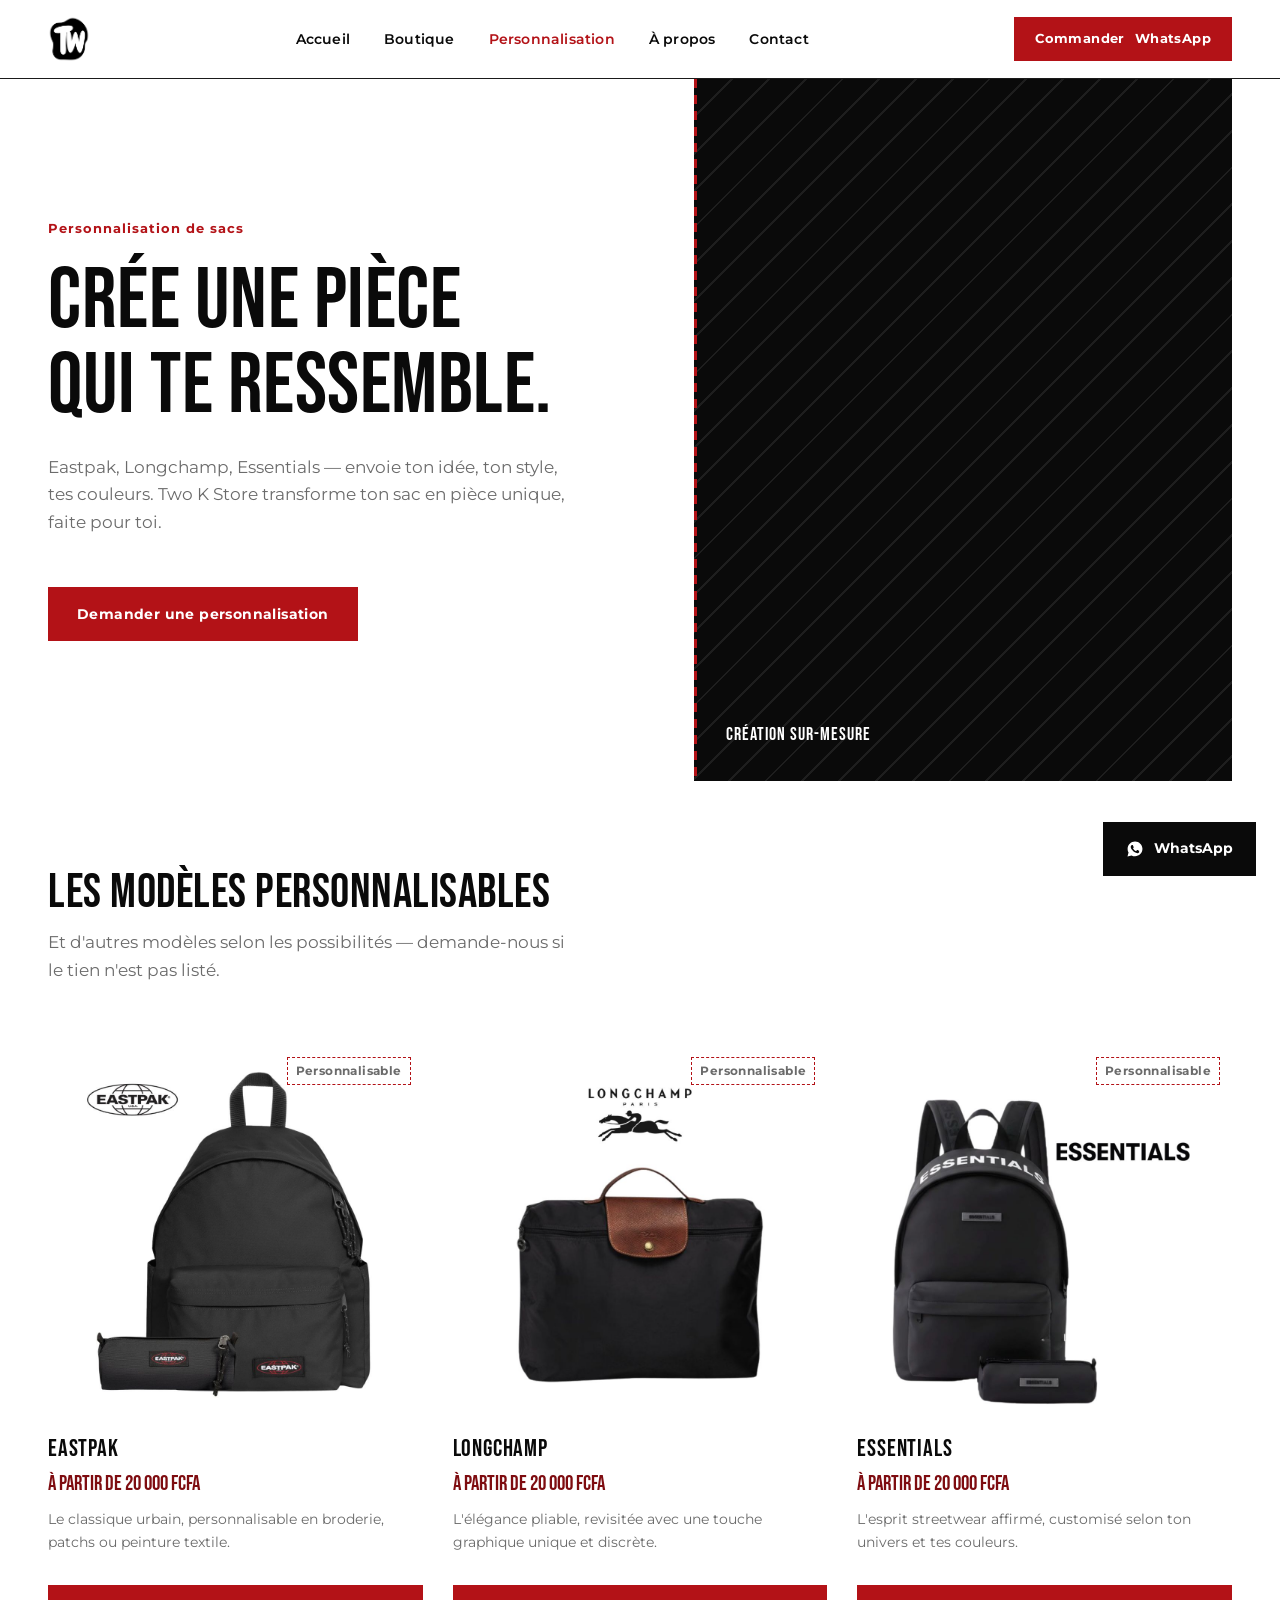
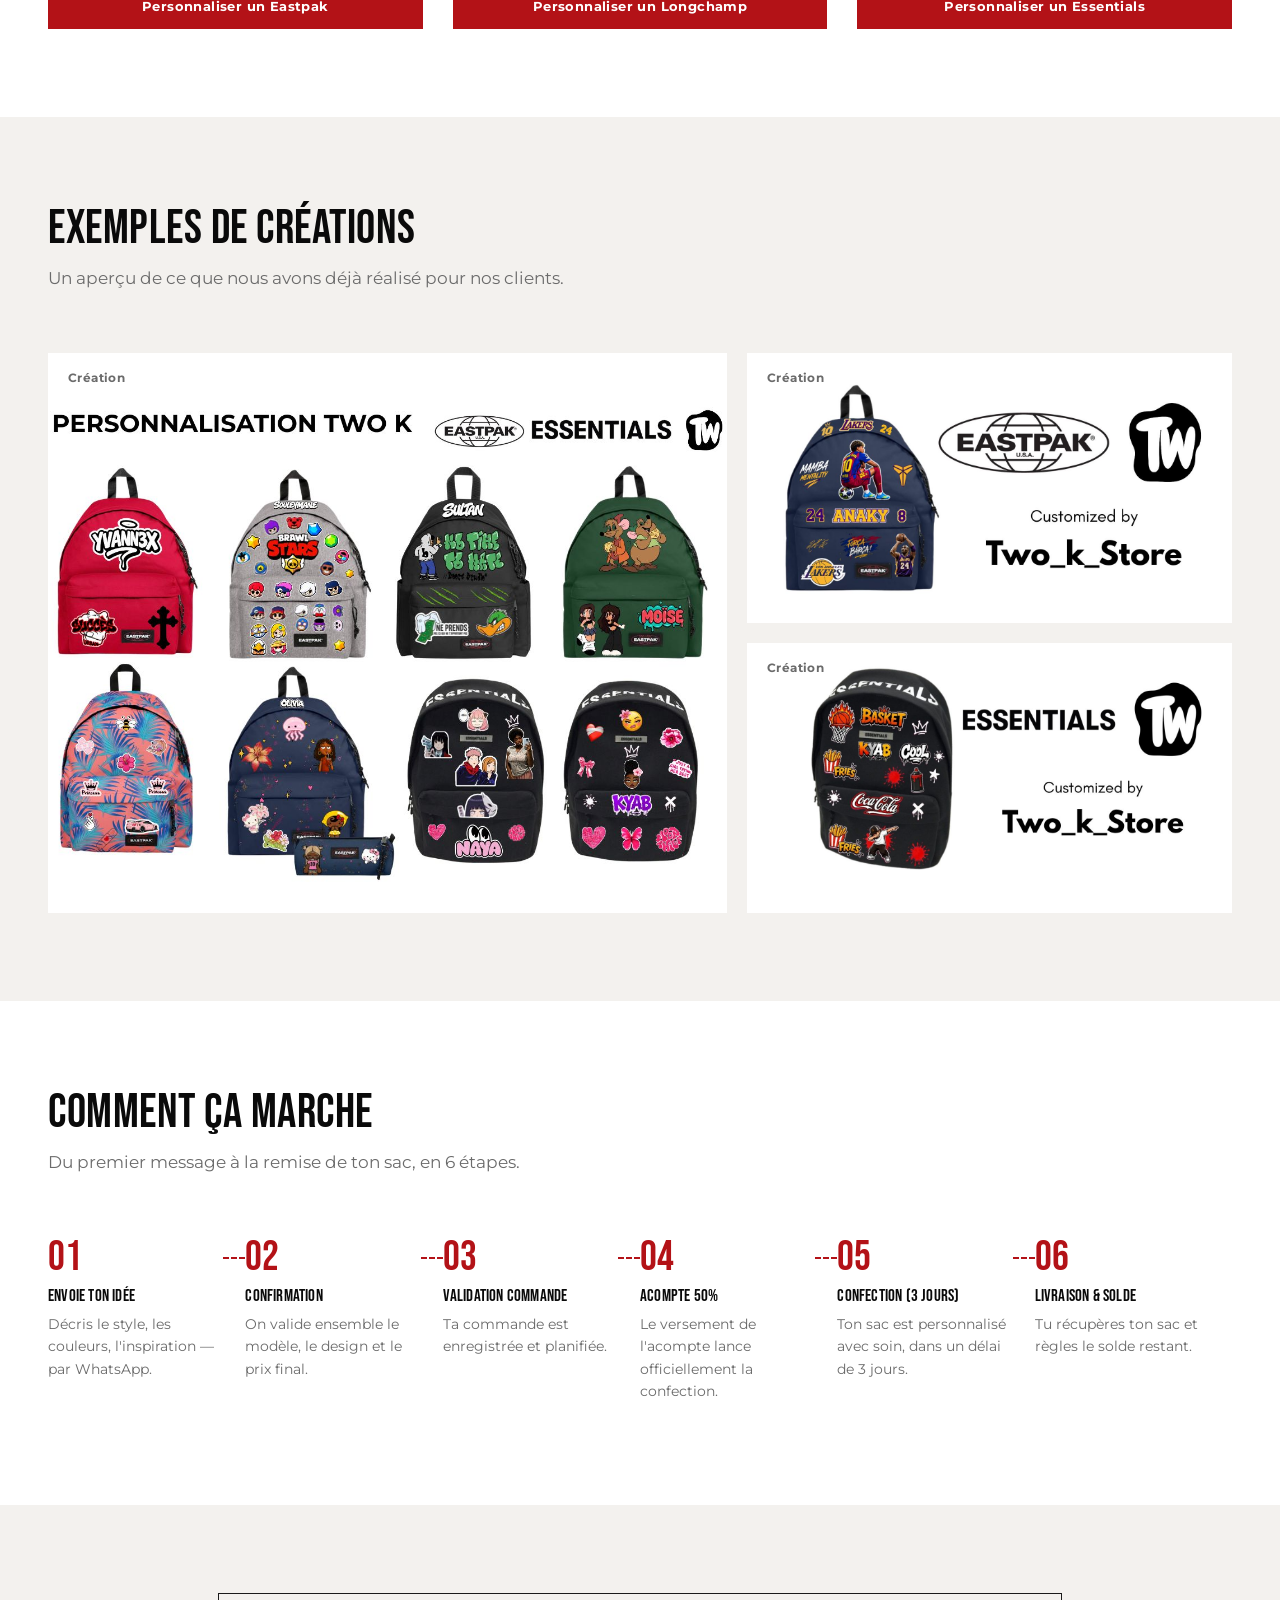
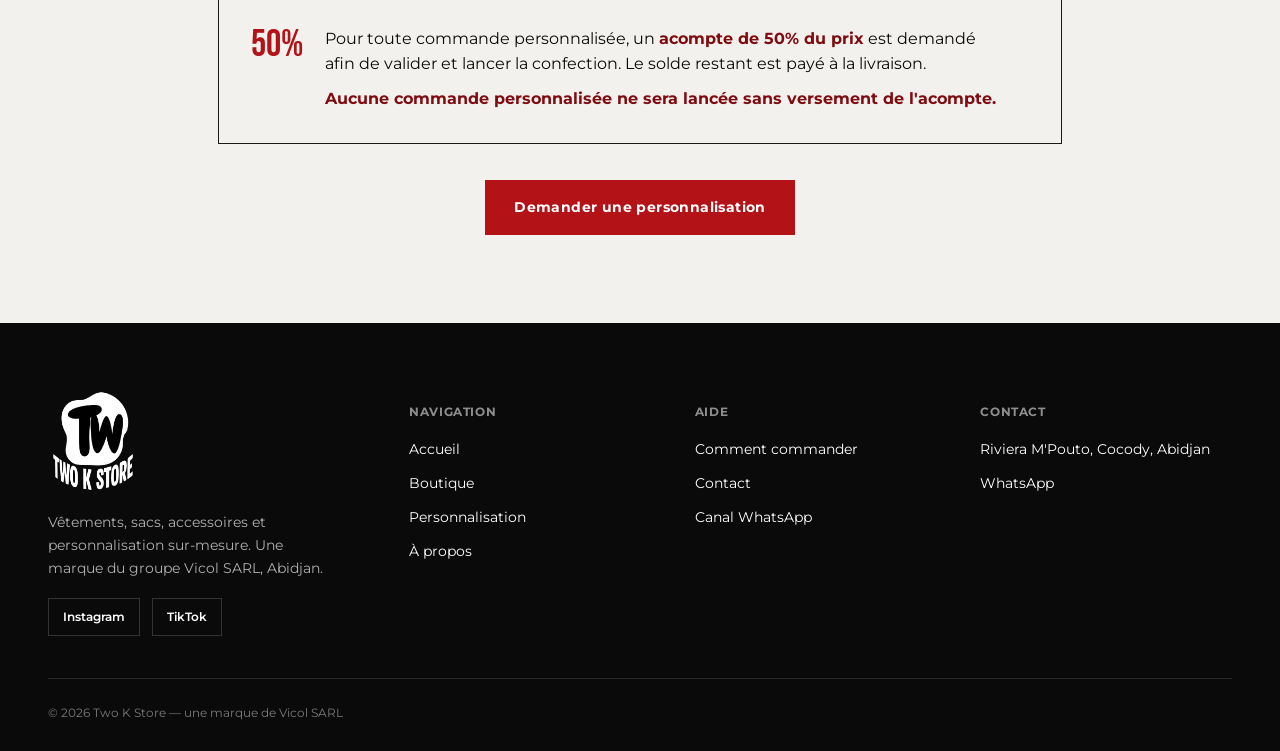
<file: personnalisation.html>
<!DOCTYPE html>
<html lang="fr">
<head>
<meta charset="UTF-8">
<meta name="viewport" content="width=device-width, initial-scale=1.0">
<title>Personnalisation de sacs — Two K Store</title>
<meta name="description" content="Personnalise ton sac Eastpak, Longchamp ou Essentials avec Two K Store. À partir de 20 000 FCFA, confection en 3 jours, acompte de 50%. Commande via WhatsApp.">
<link rel="canonical" href="https://twokstore.vitrinemarket.org/personnalisation.html">
<link rel="icon" type="image/png" href="assets/icon-light-bg.png">
<link rel="stylesheet" href="css/styles.css">
</head>
<body>

<div class="promo-bar" data-promo-bar></div>

<header class="site-header">
  <div class="wrap">
    <a href="index.html" class="brand"><img src="assets/icon-light-bg.png" alt="Two K Store"></a>
    <nav class="main-nav" id="main-nav">
      <ul>
        <li><a href="index.html">Accueil</a></li>
        <li><a href="boutique.html">Boutique</a></li>
        <li><a href="personnalisation.html" aria-current="page">Personnalisation</a></li>
        <li><a href="a-propos.html">À propos</a></li>
        <li><a href="contact.html">Contact</a></li>
      </ul>
    </nav>
    <div class="nav-actions">
      <a href="#" class="btn btn-thread btn-sm" data-wa-generic><span class="label">Commander</span> WhatsApp</a>
      <button class="nav-toggle" aria-label="Ouvrir le menu" aria-expanded="false"><span></span></button>
    </div>
  </div>
</header>

<main>

  <!-- HERO PERSO -->
  <section class="hero">
    <div class="wrap">
      <div class="hero-copy">
        <span class="eyebrow">Personnalisation de sacs</span>
        <h1>CRÉE UNE PIÈCE<br>QUI TE RESSEMBLE.</h1>
        <p class="lede">Eastpak, Longchamp, Essentials — envoie ton idée, ton style, tes couleurs. Two K Store transforme ton sac en pièce unique, faite pour toi.</p>
        <div class="hero-actions">
          <a href="#" class="btn btn-thread" data-wa-custom="sur-mesure">Demander une personnalisation</a>
        </div>
      </div>
      <div class="hero-visual">
        <span class="ph-label">Création sur-mesure</span>
      </div>
    </div>
  </section>

  <!-- MODÈLES -->
  <section class="section">
    <div class="wrap">
      <div class="section-head">
        <div>
          <h2>Les modèles personnalisables</h2>
          <p class="lede">Et d'autres modèles selon les possibilités — demande-nous si le tien n'est pas listé.</p>
        </div>
      </div>

      <div class="model-grid">
        <div class="model-card">
          <div class="ph" style="aspect-ratio:1/1;"><span class="ph-custom">Personnalisable</span><img src="assets/Produits/Eastpak_usa.jpg" alt="Eastpak"></div>
          <h3>Eastpak</h3>
          <div class="price">à partir de 20 000 FCFA</div>
          <p>Le classique urbain, personnalisable en broderie, patchs ou peinture textile.</p>
          <a href="#" class="btn btn-sm btn-thread btn-block" style="margin-top:16px;" data-wa-custom="Eastpak">Personnaliser un Eastpak</a>
        </div>
        <div class="model-card">
          <div class="ph" style="aspect-ratio:1/1;"><span class="ph-custom">Personnalisable</span><img src="assets/Produits/Longchamp_paris.jpg" alt="Longchamp"></div>
          <h3>Longchamp</h3>
          <div class="price">à partir de 20 000 FCFA</div>
          <p>L'élégance pliable, revisitée avec une touche graphique unique et discrète.</p>
          <a href="#" class="btn btn-sm btn-thread btn-block" style="margin-top:16px;" data-wa-custom="Longchamp">Personnaliser un Longchamp</a>
        </div>
        <div class="model-card">
          <div class="ph" style="aspect-ratio:1/1;"><span class="ph-custom">Personnalisable</span><img src="assets/Produits/Essentials.jpg" alt="Essentials"></div>
          <h3>Essentials</h3>
          <div class="price">à partir de 20 000 FCFA</div>
          <p>L'esprit streetwear affirmé, customisé selon ton univers et tes couleurs.</p>
          <a href="#" class="btn btn-sm btn-thread btn-block" style="margin-top:16px;" data-wa-custom="Essentials">Personnaliser un Essentials</a>
        </div>
      </div>
    </div>
  </section>

  <!-- GALERIE CRÉATIONS -->
  <section class="section section-alt">
    <div class="wrap">
      <div class="section-head">
        <div>
          <h2>Exemples de créations</h2>
          <p class="lede">Un aperçu de ce que nous avons déjà réalisé pour nos clients.</p>
        </div>
      </div>
      <div class="gallery-grid">
        <div class="ph"><span class="ph-tag">Création</span><img src="assets/personnalisation/collection_two_k2.jpg" alt="Collection custom"></div>
        <div class="ph"><span class="ph-tag">Création</span><img src="assets/personnalisation/eastpak_custom3.jpg" alt="Eastpak custom"></div>
        <div class="ph"><span class="ph-tag">Création</span><img src="assets/personnalisation/essentials_custom1.jpg" alt="Essentials custom"></div>
      </div>
    </div>
  </section>

  <!-- PROCESSUS -->
  <section class="section">
    <div class="wrap">
      <div class="section-head">
        <div>
          <h2>Comment ça marche</h2>
          <p class="lede">Du premier message à la remise de ton sac, en 6 étapes.</p>
        </div>
      </div>

      <div class="process">
        <div class="process-step">
          <span class="step-num">01</span>
          <h3>Envoie ton idée</h3>
          <p>Décris le style, les couleurs, l'inspiration — par WhatsApp.</p>
        </div>
        <div class="process-step">
          <span class="step-num">02</span>
          <h3>Confirmation</h3>
          <p>On valide ensemble le modèle, le design et le prix final.</p>
        </div>
        <div class="process-step">
          <span class="step-num">03</span>
          <h3>Validation commande</h3>
          <p>Ta commande est enregistrée et planifiée.</p>
        </div>
        <div class="process-step">
          <span class="step-num">04</span>
          <h3>Acompte 50%</h3>
          <p>Le versement de l'acompte lance officiellement la confection.</p>
        </div>
        <div class="process-step">
          <span class="step-num">05</span>
          <h3>Confection (3 jours)</h3>
          <p>Ton sac est personnalisé avec soin, dans un délai de 3 jours.</p>
        </div>
        <div class="process-step">
          <span class="step-num">06</span>
          <h3>Livraison &amp; solde</h3>
          <p>Tu récupères ton sac et règles le solde restant.</p>
        </div>
      </div>
    </div>
  </section>

  <!-- POLITIQUE D'ACOMPTE -->
  <section class="section section-alt">
    <div class="wrap" style="max-width:900px;">
      <div class="policy-box">
        <span class="mark">50%</span>
        <div>
          <p>Pour toute commande personnalisée, un <strong>acompte de 50% du prix</strong> est demandé afin de valider et lancer la confection. Le solde restant est payé à la livraison.</p>
          <p><strong>Aucune commande personnalisée ne sera lancée sans versement de l'acompte.</strong></p>
        </div>
      </div>
      <div style="text-align:center; margin-top:36px;">
        <a href="#" class="btn btn-thread" data-wa-custom="sur-mesure">Demander une personnalisation</a>
      </div>
    </div>
  </section>

</main>

<a href="#" class="wa-float" data-wa-generic>
  <svg width="18" height="18" viewBox="0 0 24 24" fill="currentColor"><path d="M12.04 2C6.58 2 2.13 6.45 2.13 11.91c0 1.75.46 3.39 1.26 4.81L2 22l5.42-1.42a9.9 9.9 0 0 0 4.62 1.15h.01c5.46 0 9.9-4.45 9.9-9.91C21.95 6.45 17.5 2 12.04 2zm5.8 14.13c-.24.68-1.4 1.3-1.94 1.38-.5.08-1.12.11-1.8-.11-.42-.13-.96-.31-1.65-.6-2.9-1.25-4.79-4.17-4.94-4.36-.14-.19-1.18-1.57-1.18-3 0-1.42.75-2.12 1.02-2.41.27-.29.58-.36.78-.36.2 0 .39 0 .56.01.18.01.42-.07.65.5.24.58.82 2 .89 2.15.07.15.12.32.02.5-.09.19-.14.3-.28.46-.14.16-.29.36-.42.48-.14.13-.28.28-.12.55.16.28.71 1.17 1.53 1.9 1.05.94 1.94 1.23 2.21 1.37.28.14.44.12.6-.07.16-.19.68-.79.87-1.06.18-.27.36-.22.6-.13.24.09 1.53.72 1.79.85.26.13.43.19.5.3.06.11.06.63-.18 1.31z"/></svg>
  <span class="label">WhatsApp</span>
</a>

<footer class="site-footer">
  <div class="wrap">
    <div class="footer-grid">
      <div>
        <div class="footer-brand"><img src="assets/logo-full-dark-bg.png" alt="Two K Store"></div>
        <p class="footer-desc">Vêtements, sacs, accessoires et personnalisation sur-mesure. Une marque du groupe Vicol SARL, Abidjan.</p>
        <div class="social-row">
          <a href="https://www.instagram.com/two_k_store" target="_blank" rel="noopener">Instagram</a>
          <a href="https://www.tiktok.com/@two_k_store" target="_blank" rel="noopener">TikTok</a>
        </div>
      </div>
      <div class="footer-col">
        <h4>Navigation</h4>
        <ul>
          <li><a href="index.html">Accueil</a></li>
          <li><a href="boutique.html">Boutique</a></li>
          <li><a href="personnalisation.html">Personnalisation</a></li>
          <li><a href="a-propos.html">À propos</a></li>
        </ul>
      </div>
      <div class="footer-col">
        <h4>Aide</h4>
        <ul>
          <li><a href="commandes.html">Comment commander</a></li>
          <li><a href="contact.html">Contact</a></li>
          <li><a href="#" data-wa-channel>Canal WhatsApp</a></li>
        </ul>
      </div>
      <div class="footer-col">
        <h4>Contact</h4>
        <ul>
          <li>Riviera M'Pouto, Cocody, Abidjan</li>
          <li><a href="#" data-wa-generic>WhatsApp</a></li>
        </ul>
      </div>
    </div>
    <div class="footer-bottom"><span>© <span id="year"></span> Two K Store — une marque de Vicol SARL</span></div>
  </div>
</footer>

<script src="js/main.js"></script>
</body>
</html>
</file>
<file: css/styles.css>
/* ===========================================================
   TWO K STORE — styles.css
   Marque mode/streetwear — spécialité personnalisation de sacs
   Direction : éditorial mode, contraste noir/blanc, accent "fil"
   =========================================================== */

@import url('https://fonts.googleapis.com/css2?family=Bebas+Neue&family=Montserrat:wght@400;500;600;700&display=swap');

:root {
  --ink: #0A0A0A;
  --paper: #FFFFFF;
  --paper-alt: #F3F1EE;
  --thread: #B31217;
  --thread-dark: #7E0C10;
  --grey: #6B6B6B;
  --hairline: #1A1A1A;
  --hairline-soft: #E2DFD9;

  --font-display: 'Bebas Neue', 'Arial Narrow', sans-serif;
  --font-body: 'Montserrat', -apple-system, sans-serif;

  --container: 1240px;
}

* { box-sizing: border-box; }
html { scroll-behavior: smooth; }

body {
  margin: 0;
  font-family: var(--font-body);
  color: var(--ink);
  background: var(--paper);
  line-height: 1.6;
  -webkit-font-smoothing: antialiased;
}

img { max-width: 100%; display: block; }
a { color: inherit; text-decoration: none; }
button { font-family: inherit; cursor: pointer; }
ul { margin: 0; padding: 0; list-style: none; }

.wrap {
  max-width: var(--container);
  margin: 0 auto;
  padding: 0 28px;
}

h1, h2, h3, .display {
  font-family: var(--font-display);
  font-weight: 400;
  letter-spacing: 0.5px;
  line-height: 0.98;
  margin: 0;
}

h2 { font-size: clamp(2.1rem, 3.8vw, 3rem); }
h3 { font-size: 1.5rem; letter-spacing: 0.8px; }

p { max-width: 62ch; }
.lede { color: var(--grey); font-size: 1.08rem; max-width: 48ch; }

:focus-visible {
  outline: 2px solid var(--thread);
  outline-offset: 3px;
}

@media (prefers-reduced-motion: reduce) {
  * { animation-duration: 0.001ms !important; transition-duration: 0.001ms !important; }
}

/* ---------- Stitch motif (signature device) ---------- */
.stitch {
  border: none;
  border-top: 2px dashed var(--thread);
  height: 0;
  margin: 0;
  opacity: 0.85;
}
.stitch-v {
  width: 2px;
  background-image: linear-gradient(var(--thread) 60%, transparent 40%);
  background-size: 2px 14px;
  background-repeat: repeat-y;
}

/* ---------- Buttons ---------- */
.btn {
  display: inline-flex;
  align-items: center;
  gap: 10px;
  padding: 15px 28px;
  font-family: var(--font-body);
  font-weight: 700;
  font-size: 0.88rem;
  letter-spacing: 0.4px;
  border: 1.5px solid var(--ink);
  background: var(--ink);
  color: var(--paper);
  transition: background 0.2s ease, color 0.2s ease, border-color 0.2s ease;
  white-space: nowrap;
}
.btn:hover { background: var(--thread); border-color: var(--thread); color: var(--paper); }

.btn-outline { background: transparent; color: var(--ink); }
.btn-outline:hover { background: var(--ink); border-color: var(--ink); color: var(--paper); }

.btn-thread { background: var(--thread); border-color: var(--thread); }
.btn-thread:hover { background: var(--thread-dark); border-color: var(--thread-dark); }

.btn-sm { padding: 11px 20px; font-size: 0.8rem; }
.btn-block { width: 100%; justify-content: center; }

/* ---------- Header ---------- */
.site-header {
  position: sticky;
  top: 0;
  z-index: 100;
  background: var(--paper);
  border-bottom: 1px solid var(--hairline);
}
.site-header .wrap {
  display: flex;
  align-items: center;
  justify-content: space-between;
  gap: 24px;
  padding-top: 16px;
  padding-bottom: 16px;
}
.brand { display: flex; align-items: center; gap: 10px; }
.brand img { height: 46px; width: auto; }

.main-nav ul { display: flex; gap: 34px; }
.main-nav a {
  font-weight: 600;
  font-size: 0.88rem;
  letter-spacing: 0.2px;
  position: relative;
  padding: 4px 0;
}
.main-nav a[aria-current="page"] { color: var(--thread); }
.main-nav a::after {
  content: '';
  position: absolute;
  left: 0; bottom: -3px;
  height: 1.5px; width: 0;
  background: var(--thread);
  transition: width 0.2s ease;
}
.main-nav a:hover::after { width: 100%; }

.nav-actions { display: flex; align-items: center; gap: 16px; }

.nav-toggle {
  display: none;
  background: none;
  border: 1.5px solid var(--ink);
  padding: 9px 11px;
}
.nav-toggle span, .nav-toggle span::before, .nav-toggle span::after {
  content: '';
  display: block;
  width: 20px;
  height: 1.5px;
  background: var(--ink);
  position: relative;
}
.nav-toggle span::before { position: absolute; top: -6px; }
.nav-toggle span::after { position: absolute; top: 6px; }

/* ---------- Promo bar ---------- */
.promo-bar {
  background: var(--ink);
  color: var(--paper);
  text-align: center;
  padding: 11px 20px;
  font-size: 0.82rem;
  font-weight: 600;
  letter-spacing: 0.3px;
}
.promo-bar strong { color: var(--thread); font-weight: 700; }
.promo-bar[hidden] { display: none; }

/* ---------- Hero ---------- */
.hero .wrap {
  display: grid;
  grid-template-columns: 1.2fr 1fr;
  min-height: 78vh;
  align-items: stretch;
}
.hero-copy {
  display: flex;
  flex-direction: column;
  justify-content: center;
  padding: 60px 40px 60px 0;
}
.hero-copy .eyebrow {
  font-weight: 700;
  font-size: 0.8rem;
  letter-spacing: 1px;
  color: var(--thread);
  margin-bottom: 20px;
}
.hero-copy h1 {
  font-size: clamp(3rem, 7vw, 5.4rem);
}
.hero-copy .lede { margin-top: 24px; }
.hero-actions { margin-top: 34px; display: flex; gap: 16px; flex-wrap: wrap; }

.hero-visual {
  position: relative;
  background: var(--ink);
  display: flex;
  align-items: flex-end;
  padding: 32px;
  overflow: hidden;
}
.hero-visual img {
  position: absolute;
  inset: 0;
  width: 100%;
  height: 100%;
  object-fit: cover;
  z-index: 0;
}
.hero-visual .ph-label {
  color: var(--paper);
  font-family: var(--font-display);
  font-size: 1.1rem;
  letter-spacing: 1px;
  position: relative;
  z-index: 1;
}
.hero-visual::before {
  content: '';
  position: absolute;
  inset: 0;
  background: repeating-linear-gradient(135deg, #1E1E1E 0 2px, #0A0A0A 2px 26px);
}
.hero-visual::after {
  content: '';
  position: absolute;
  left: 0; top: 0; bottom: 0;
  width: 3px;
  background-image: linear-gradient(var(--thread) 55%, transparent 45%);
  background-size: 3px 16px;
  background-repeat: repeat-y;
}

/* ---------- Placeholder media blocks ---------- */

.ph {
  position: relative;
  background: #DEDBD4;
  background-image: repeating-linear-gradient(45deg, #D2CEC5 0 2px, transparent 2px 18px);
  display: flex;
  align-items: flex-end;
  padding: 14px;
}
.ph span {
  font-size: 0.72rem;
  font-weight: 700;
  letter-spacing: 0.4px;
  color: var(--grey);
  background: rgba(255,255,255,0.85);
  padding: 4px 8px;
}
.ph-tag {
  position: absolute;
  top: 12px; left: 12px;
  background: var(--ink);
  color: var(--paper);
  font-size: 0.66rem;
  font-weight: 700;
  letter-spacing: 0.4px;
  padding: 4px 9px;
  z-index: 2;
}
.ph-custom {
  position: absolute;
  top: 12px; right: 12px;
  border: 1.5px dashed var(--thread);
  color: var(--thread-dark);
  font-size: 0.62rem;
  font-weight: 700;
  letter-spacing: 0.3px;
  padding: 3px 8px;
  background: rgba(255,255,255,0.9);
  z-index: 2;
}
.ph img {
  position: absolute;
  inset: 0;
  width: 100%;
  height: 100%;
  object-fit: cover;
  z-index: 1;
}

/* ---------- Sections ---------- */
.section { padding: 88px 0; }
.section-alt { background: var(--paper-alt); }
.section-dark { background: var(--ink); color: var(--paper); }
.section-head {
  display: flex;
  justify-content: space-between;
  align-items: flex-end;
  gap: 24px;
  margin-bottom: 44px;
  flex-wrap: wrap;
}
.section-head .lede { margin-top: 12px; }
.section-dark .lede { color: #B9B9B9; }

/* ---------- Product grid ---------- */
.product-grid {
  display: grid;
  grid-template-columns: repeat(4, 1fr);
  gap: 30px 26px;
}
.product-card { display: flex; flex-direction: column; }
.product-card .ph { aspect-ratio: 3/4; }
.product-info {
  display: flex;
  justify-content: space-between;
  align-items: baseline;
  margin-top: 14px;
  gap: 10px;
}
.product-name { font-weight: 600; font-size: 0.95rem; }
.product-price { font-family: var(--font-display); font-size: 1.15rem; white-space: nowrap; }
.product-price .old { text-decoration: line-through; color: var(--grey); font-size: 0.85rem; margin-right: 6px; }
.product-price .new { color: var(--thread); }
.product-card .btn { margin-top: 12px; }

/* ---------- Filters ---------- */
.filter-bar {
  display: flex;
  flex-wrap: wrap;
  gap: 8px 22px;
  margin-bottom: 46px;
  border-bottom: 1px solid var(--hairline-soft);
  padding-bottom: 20px;
}
.filter-btn {
  border: none;
  background: none;
  padding: 6px 0;
  font-weight: 600;
  font-size: 0.86rem;
  color: var(--grey);
  border-bottom: 2px solid transparent;
}
.filter-btn.active, .filter-btn:hover { color: var(--ink); border-bottom-color: var(--thread); }

/* ---------- Editorial asymmetric gallery ---------- */
.gallery-grid {
  display: grid;
  grid-template-columns: 1.4fr 1fr;
  grid-template-rows: 1fr 1fr;
  gap: 20px;
  height: 560px;
}
.gallery-grid .ph:first-child { grid-row: 1 / 3; }

/* ---------- Personalization models ---------- */
.model-grid {
  display: grid;
  grid-template-columns: repeat(3, 1fr);
  gap: 30px;
}
.model-card .ph { aspect-ratio: 1/1; }
.model-card h3 { margin-top: 18px; }
.model-card .price { font-family: var(--font-display); font-size: 1.3rem; color: var(--thread-dark); margin-top: 6px; }
.model-card p { font-size: 0.9rem; color: var(--grey); margin-top: 8px; }

/* ---------- Process / steps (real sequence -> numbered) ---------- */
.process {
  display: flex;
  gap: 0;
  counter-reset: step;
}
.process-step {
  flex: 1;
  position: relative;
  padding: 0 22px 0 0;
}
.process-step:not(:last-child)::after {
  content: '';
  position: absolute;
  top: 20px;
  right: 0;
  width: 22px;
  border-top: 2px dashed var(--thread);
}
.step-num {
  font-family: var(--font-display);
  font-size: 2.6rem;
  color: var(--thread);
  line-height: 1;
}
.process-step h3 { font-size: 1.05rem; margin-top: 10px; letter-spacing: 0.2px; }
.process-step p { font-size: 0.88rem; color: var(--grey); margin-top: 8px; }
.section-dark .process-step p { color: #B9B9B9; }

/* ---------- Deposit policy callout ---------- */
.policy-box {
  border: 1px solid var(--hairline);
  padding: 32px;
  display: grid;
  grid-template-columns: auto 1fr;
  gap: 22px;
  align-items: flex-start;
}
.policy-box .mark {
  font-family: var(--font-display);
  font-size: 2.4rem;
  color: var(--thread);
  line-height: 1;
}
.policy-box p { margin: 0; font-size: 0.98rem; }
.policy-box p + p { margin-top: 10px; }
.policy-box strong { color: var(--thread-dark); }

/* ---------- Value strip ---------- */
.value-strip {
  display: grid;
  grid-template-columns: repeat(3, 1fr);
  border-top: 1px solid var(--hairline);
  border-bottom: 1px solid var(--hairline);
}
.value-strip > div {
  padding: 30px 26px;
  border-right: 1px solid var(--hairline);
}
.value-strip > div:last-child { border-right: none; }
.value-num { font-family: var(--font-display); font-size: 2rem; color: var(--thread); }
.value-strip p { font-size: 0.85rem; color: var(--grey); margin-top: 6px; }

/* ---------- Content pages ---------- */
.content-block { max-width: 74ch; }
.content-block h2 { margin-bottom: 20px; }
.content-block h3 { margin: 38px 0 12px; font-size: 1.2rem; }
.content-block p { max-width: none; }
.content-block p + p { margin-top: 14px; }

.badge-parent {
  display: inline-flex;
  align-items: center;
  gap: 10px;
  border-top: 1px solid var(--hairline);
  border-bottom: 1px solid var(--hairline);
  padding: 14px 0;
  margin: 28px 0;
  font-size: 0.88rem;
}
.badge-parent img { height: 22px; }

/* ---------- Contact ---------- */
.contact-grid {
  display: grid;
  grid-template-columns: 1fr 1fr;
  gap: 60px;
  align-items: start;
}
.info-list li {
  padding: 18px 0;
  border-bottom: 1px solid var(--hairline-soft);
}
.info-list li:first-child { padding-top: 0; }
.info-list strong {
  display: block;
  font-size: 0.72rem;
  text-transform: uppercase;
  letter-spacing: 0.6px;
  color: var(--grey);
  margin-bottom: 4px;
}
.info-list a:hover { color: var(--thread); }

.form-field { margin-bottom: 20px; }
.form-field label { display: block; font-weight: 600; font-size: 0.85rem; margin-bottom: 7px; }
.form-field input, .form-field textarea {
  width: 100%;
  border: none;
  border-bottom: 1.5px solid var(--ink);
  padding: 10px 2px;
  font-family: inherit;
  font-size: 0.95rem;
  background: transparent;
}
.form-field textarea { resize: vertical; min-height: 110px; }
.form-field input:focus, .form-field textarea:focus { border-bottom-color: var(--thread); }
.form-note { font-size: 0.8rem; color: var(--grey); margin-top: 12px; }

/* ---------- WhatsApp floating button ---------- */
.wa-float {
  position: fixed;
  right: 24px;
  bottom: 24px;
  z-index: 200;
  background: var(--ink);
  color: var(--paper);
  padding: 15px 22px;
  font-weight: 700;
  font-size: 0.85rem;
  display: flex;
  align-items: center;
  gap: 10px;
  border: 1px solid var(--ink);
}
.wa-float:hover { background: var(--thread); border-color: var(--thread); }

/* ---------- Footer ---------- */
.site-footer { background: var(--ink); color: var(--paper); padding: 64px 0 28px; }
.footer-grid {
  display: grid;
  grid-template-columns: 1.3fr 1fr 1fr 1fr;
  gap: 34px;
  padding-bottom: 42px;
  border-bottom: 1px solid #262626;
}
.footer-brand img { height: 108px; margin-bottom: 16px; }
.footer-desc { color: #B0B0B0; font-size: 0.9rem; max-width: 32ch; }
.social-row { display: flex; gap: 12px; margin-top: 18px; }
.social-row a {
  padding: 8px 14px;
  border: 1px solid #333;
  font-size: 0.78rem;
  font-weight: 600;
}
.social-row a:hover { border-color: var(--thread); color: var(--thread); }
.footer-col h4 {
  font-family: var(--font-body);
  font-size: 0.74rem;
  text-transform: uppercase;
  letter-spacing: 0.6px;
  color: #8E8E8E;
  margin-bottom: 16px;
}
.footer-col li { margin-bottom: 11px; font-size: 0.9rem; }
.footer-col a:hover { color: var(--thread); }
.footer-bottom {
  padding-top: 24px;
  display: flex;
  justify-content: space-between;
  flex-wrap: wrap;
  gap: 12px;
  font-size: 0.78rem;
  color: #7A7A7A;
}
.footer-bottom a:hover { color: var(--thread); }

/* ---------- 404 ---------- */
.error-page {
  min-height: 60vh;
  display: flex;
  flex-direction: column;
  align-items: flex-start;
  justify-content: center;
}
.error-code {
  font-family: var(--font-display);
  font-size: clamp(5rem, 16vw, 10rem);
  line-height: 0.9;
}

/* ---------- Responsive ---------- */
@media (max-width: 980px) {
  .hero .wrap { grid-template-columns: 1fr; min-height: auto; }
  .hero-visual { min-height: 320px; order: -1; }
  .hero-copy { padding: 48px 0; }
  .product-grid { grid-template-columns: repeat(2, 1fr); }
  .model-grid { grid-template-columns: 1fr; }
  .gallery-grid { grid-template-columns: 1fr; grid-template-rows: auto; height: auto; }
  .gallery-grid .ph { aspect-ratio: 4/3; }
  .gallery-grid .ph:first-child { grid-row: auto; }
  .process { flex-direction: column; gap: 28px; }
  .process-step::after { display: none; }
  .value-strip { grid-template-columns: 1fr; }
  .value-strip > div { border-right: none; border-bottom: 1px solid var(--hairline); }
  .value-strip > div:last-child { border-bottom: none; }
  .footer-grid { grid-template-columns: 1fr 1fr; }
  .contact-grid { grid-template-columns: 1fr; gap: 40px; }
  .policy-box { grid-template-columns: 1fr; }
}

@media (max-width: 720px) {
  .main-nav {
    position: fixed; top: 67px; left: 0; right: 0; bottom: 0;
    background: var(--paper);
    padding: 30px 28px;
    transform: translateX(100%);
    transition: transform 0.25s ease;
    overflow-y: auto;
  }
  .main-nav.open { transform: translateX(0); }
  .main-nav ul { flex-direction: column; gap: 22px; }
  .main-nav a { font-size: 1.4rem; }
  .nav-toggle { display: block; }
  .nav-actions .btn span.label { display: none; }
  .product-grid { grid-template-columns: 1fr 1fr; gap: 18px; }
  .footer-grid { grid-template-columns: 1fr; gap: 36px; }
  .wa-float span.label { display: none; }
}
</file>
